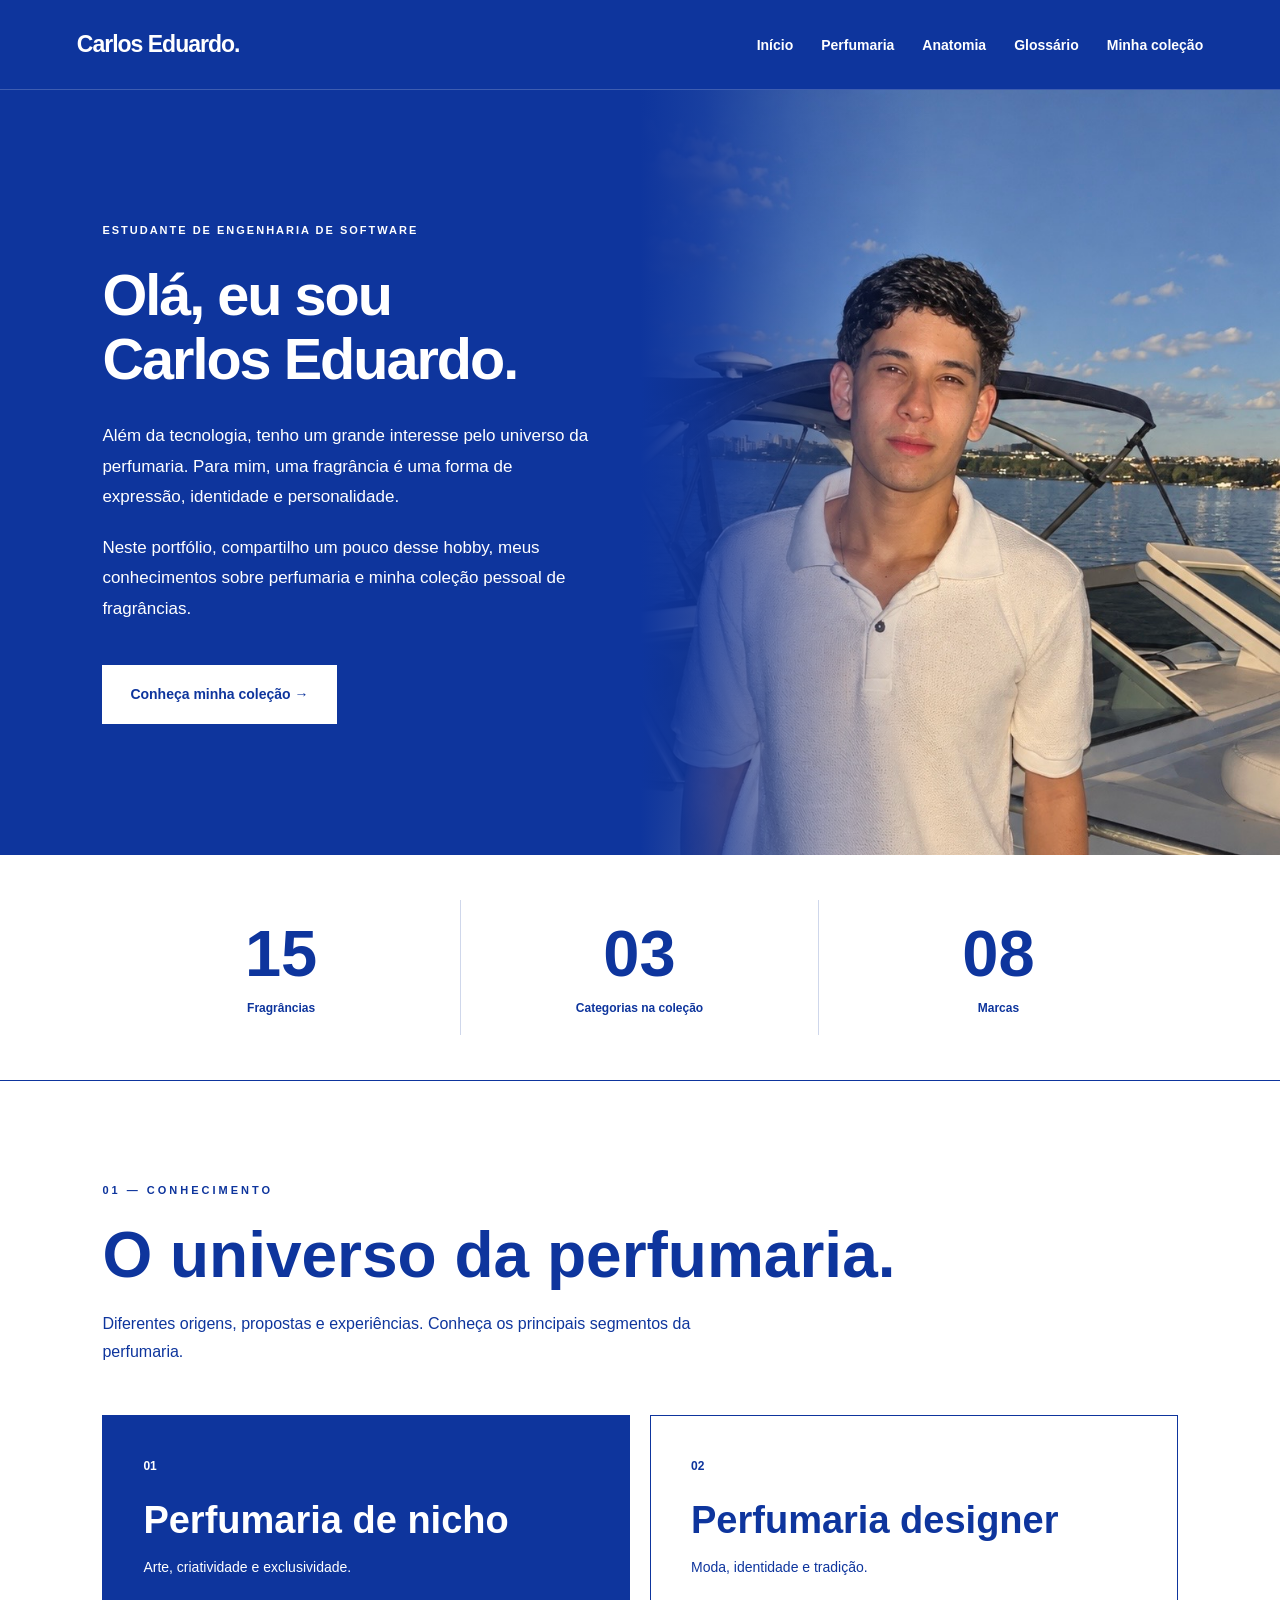
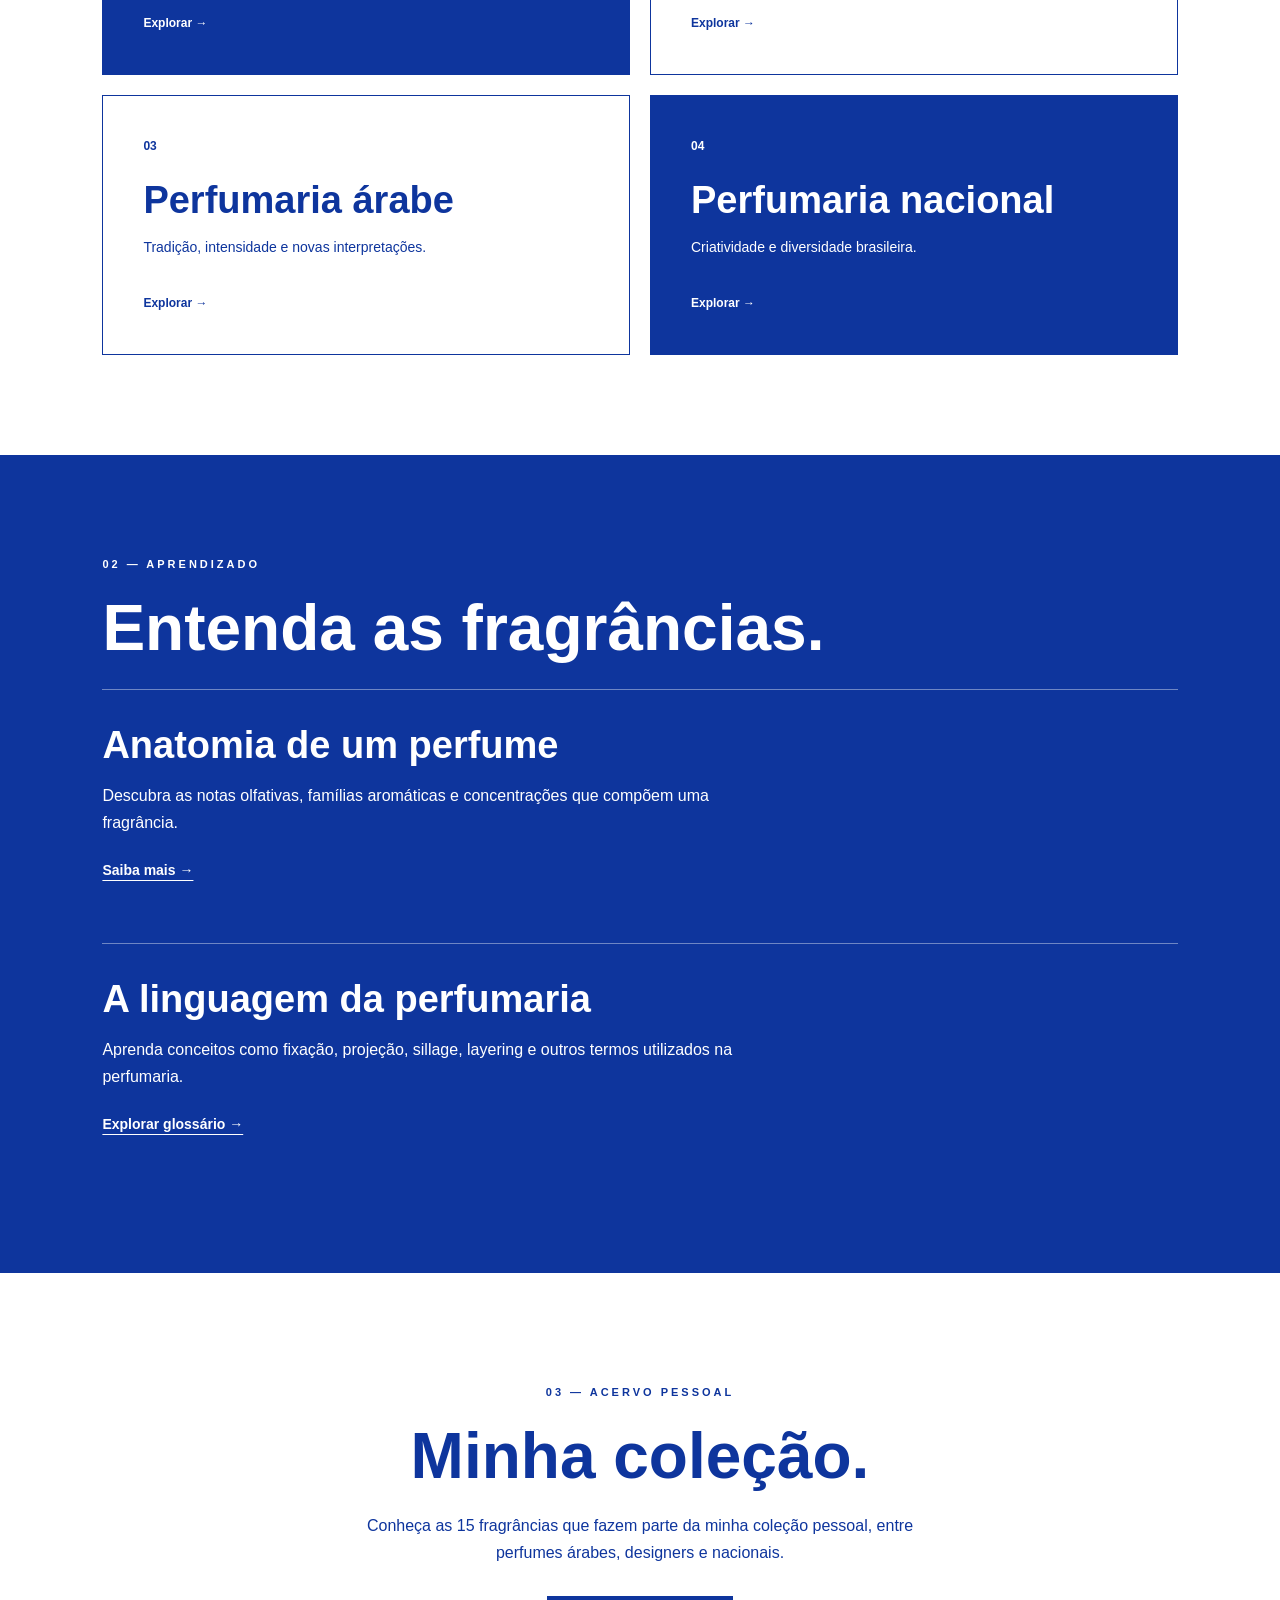
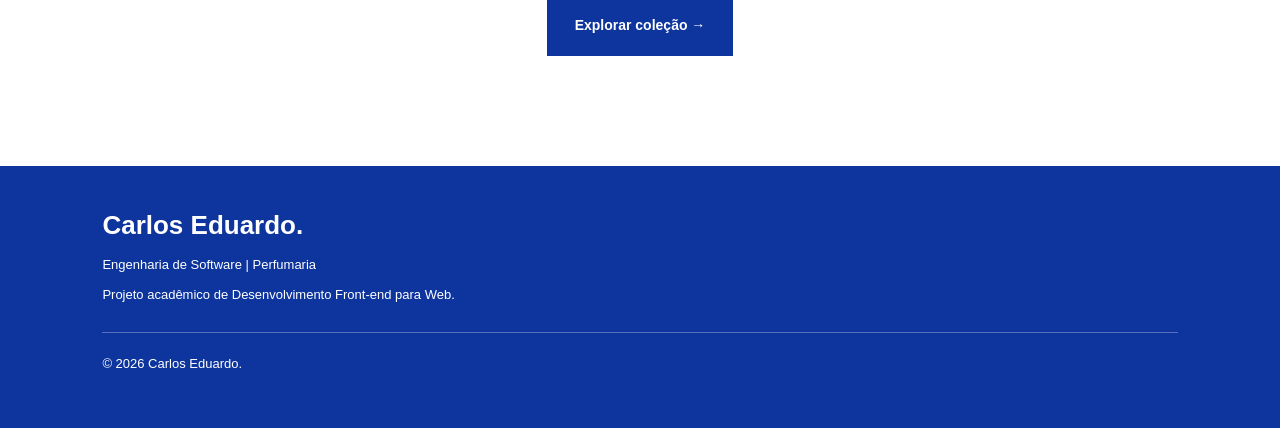
<file: index.html>
<!DOCTYPE html>
<html lang="pt-BR">
<head>
    <meta charset="UTF-8">
    <meta name="viewport" content="width=device-width, initial-scale=1.0">

    <meta name="description" content="Portfólio pessoal sobre perfumaria, conhecimento olfativo e coleção de fragrâncias.">

    <title>Carlos Eduardo | Perfumaria</title>

    <link rel="stylesheet" href="css/style.css">
    <link rel="stylesheet" href="css/responsive.css">

    <script src="js/script.js" defer></script>
</head>

<body>

    <!-- Cabeçalho -->
    <header class="cabecalho">
        <nav class="navegacao">
            <a href="index.html" class="logo">
                Carlos Eduardo.
            </a>

            <button class="menu-mobile" aria-label="Abrir menu"
                aria-expanded="false" aria-controls="menu">
                ☰
            </button>

            <ul class="menu" id="menu">
                <li><a href="index.html">Início</a></li>
                <li><a href="#universo">Perfumaria</a></li>
                <li><a href="pages/anatomia.html">Anatomia</a></li>
                <li><a href="pages/glossario.html">Glossário</a></li>
                <li><a href="pages/colecao.html">Minha coleção</a></li>
            </ul>
        </nav>
    </header>

    <main>

        <!-- Apresentação pessoal -->
        <section class="apresentacao" id="inicio">

            <div class="apresentacao-texto">

                <span class="subtitulo">
                    ESTUDANTE DE ENGENHARIA DE SOFTWARE
                </span>

                <h1>Olá, eu sou<br>Carlos Eduardo.</h1>

                <p>
                    Além da tecnologia, tenho um grande interesse
                    pelo universo da perfumaria. Para mim, uma
                    fragrância é uma forma de expressão,
                    identidade e personalidade.
                </p>

                <p>
                    Neste portfólio, compartilho um pouco desse
                    hobby, meus conhecimentos sobre perfumaria
                    e minha coleção pessoal de fragrâncias.
                </p>

                <a href="pages/colecao.html" class="botao">
                    Conheça minha coleção →
                </a>

            </div>

            <div class="apresentacao-imagem">
                <img src="images/perfil/perfil.jpeg"
                     alt="Fotografia de Carlos Eduardo">
            </div>

        </section>

        <!-- Estatísticas da coleção -->
        <section class="estatisticas"
                 aria-label="Informações da coleção">

            <div class="estatistica">
                <strong>15</strong>
                <span>Fragrâncias</span>
            </div>

            <div class="estatistica">
                <strong>03</strong>
                <span>Categorias na coleção</span>
            </div>

            <div class="estatistica">
                <strong>08</strong>
                <span>Marcas</span>
            </div>

        </section>

        <!-- Universo da perfumaria -->
        <section class="universo" id="universo">

            <div class="titulo-secao">
                <span>01 — CONHECIMENTO</span>
                <h2>O universo da perfumaria.</h2>

                <p>
                    Diferentes origens, propostas e experiências.
                    Conheça os principais segmentos da perfumaria.
                </p>
            </div>

            <div class="categorias">

                <a href="pages/nicho.html" class="categoria">
                    <span>01</span>
                    <h3>Perfumaria de nicho</h3>
                    <p>Arte, criatividade e exclusividade.</p>
                    <span>Explorar →</span>
                </a>

                <a href="pages/designers.html" class="categoria">
                    <span>02</span>
                    <h3>Perfumaria designer</h3>
                    <p>Moda, identidade e tradição.</p>
                    <span>Explorar →</span>
                </a>

                <a href="pages/arabes.html" class="categoria">
                    <span>03</span>
                    <h3>Perfumaria árabe</h3>
                    <p>Tradição, intensidade e novas interpretações.</p>
                    <span>Explorar →</span>
                </a>

                <a href="pages/nacionais.html" class="categoria">
                    <span>04</span>
                    <h3>Perfumaria nacional</h3>
                    <p>Criatividade e diversidade brasileira.</p>
                    <span>Explorar →</span>
                </a>

            </div>

        </section>

        <!-- Conteúdo educativo -->
        <section class="conhecimento">

            <span>02 — APRENDIZADO</span>

            <h2>Entenda as fragrâncias.</h2>

            <article>
                <h3>Anatomia de um perfume</h3>

                <p>
                    Descubra as notas olfativas, famílias
                    aromáticas e concentrações que compõem
                    uma fragrância.
                </p>

                <a href="pages/anatomia.html">
                    Saiba mais →
                </a>
            </article>

            <article>
                <h3>A linguagem da perfumaria</h3>

                <p>
                    Aprenda conceitos como fixação, projeção,
                    sillage, layering e outros termos
                    utilizados na perfumaria.
                </p>

                <a href="pages/glossario.html">
                    Explorar glossário →
                </a>
            </article>

        </section>

        <!-- Chamada para a coleção -->
        <section class="colecao-destaque">

            <span>03 — ACERVO PESSOAL</span>

            <h2>Minha coleção.</h2>

            <p>
                Conheça as 15 fragrâncias que fazem parte
                da minha coleção pessoal, entre perfumes
                árabes, designers e nacionais.
            </p>

            <a href="pages/colecao.html" class="botao">
                Explorar coleção →
            </a>

        </section>

    </main>

    <!-- Rodapé -->
    <footer class="rodape">

        <h3>Carlos Eduardo.</h3>

        <p>Engenharia de Software | Perfumaria</p>

        <p>
            Projeto acadêmico de Desenvolvimento Front-end para Web.
        </p>

        <p>&copy; 2026 Carlos Eduardo.</p>

    </footer>

</body>
</html>
</file>
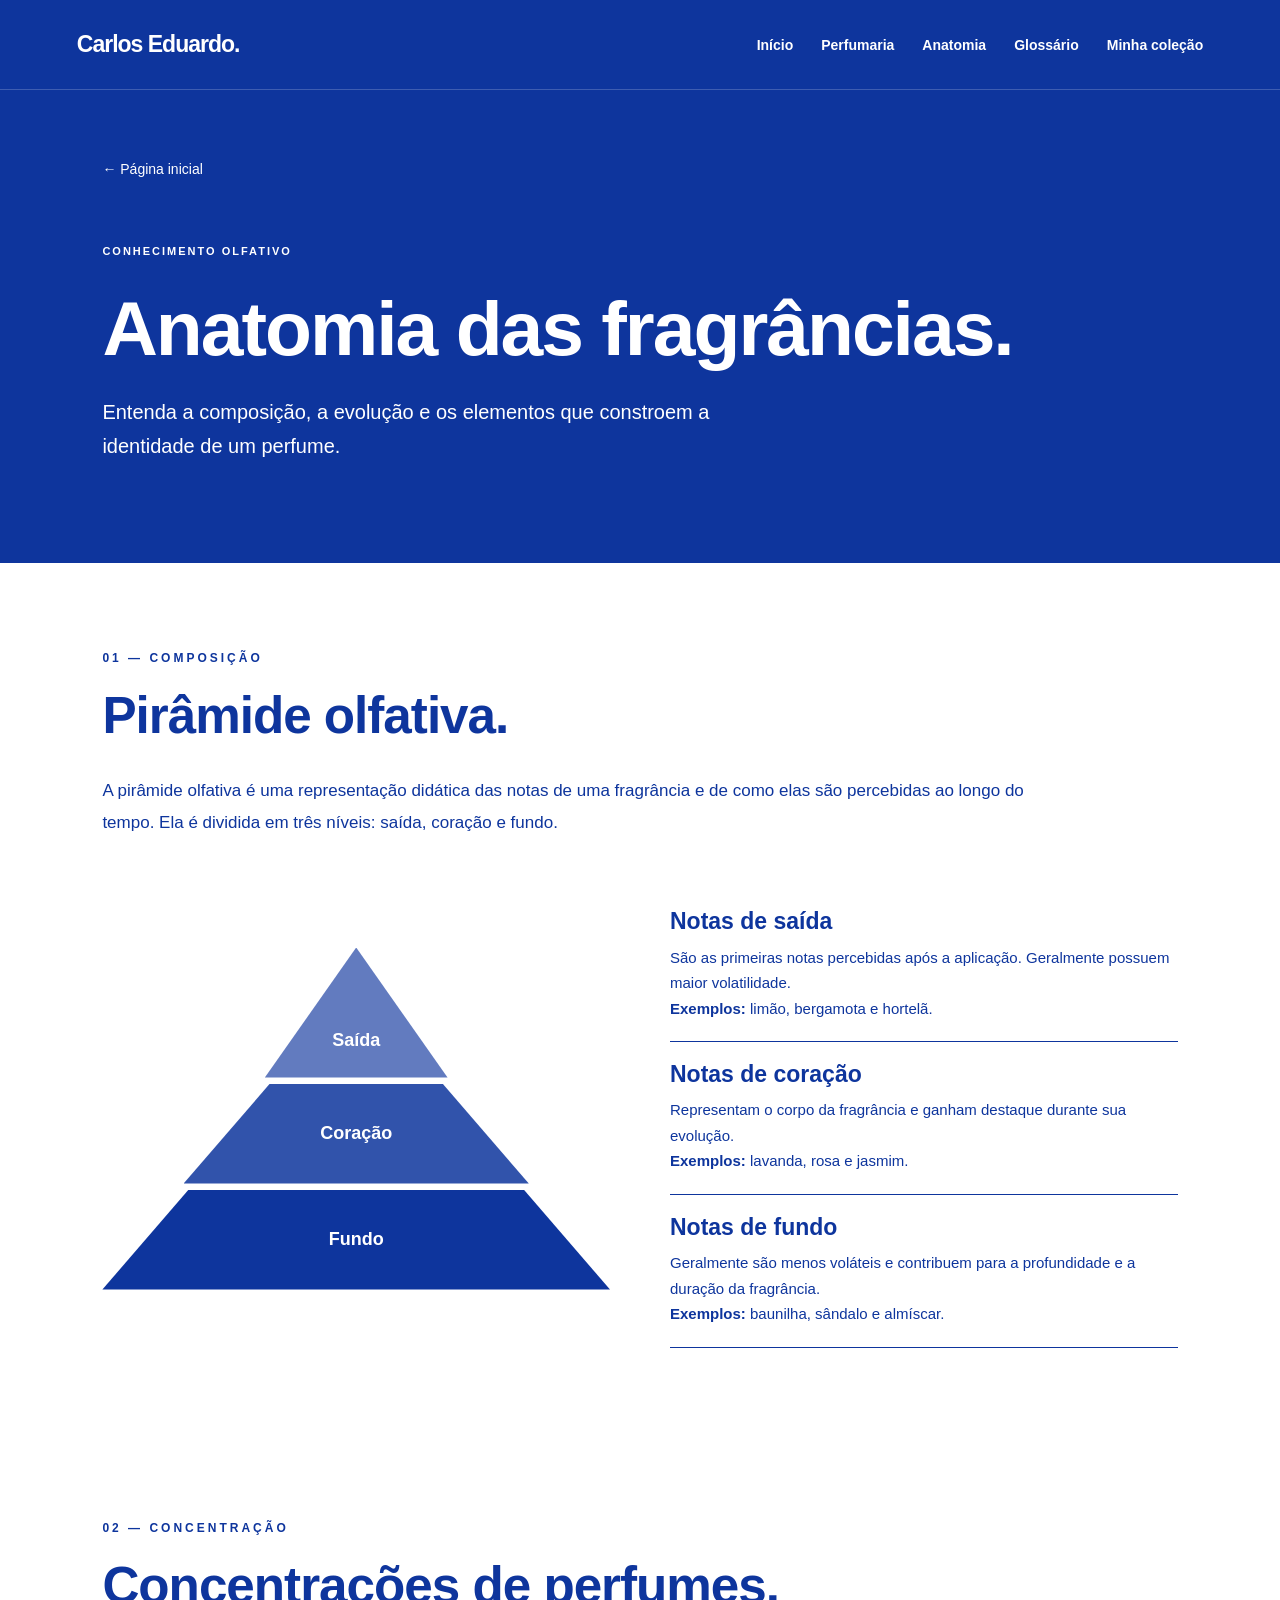
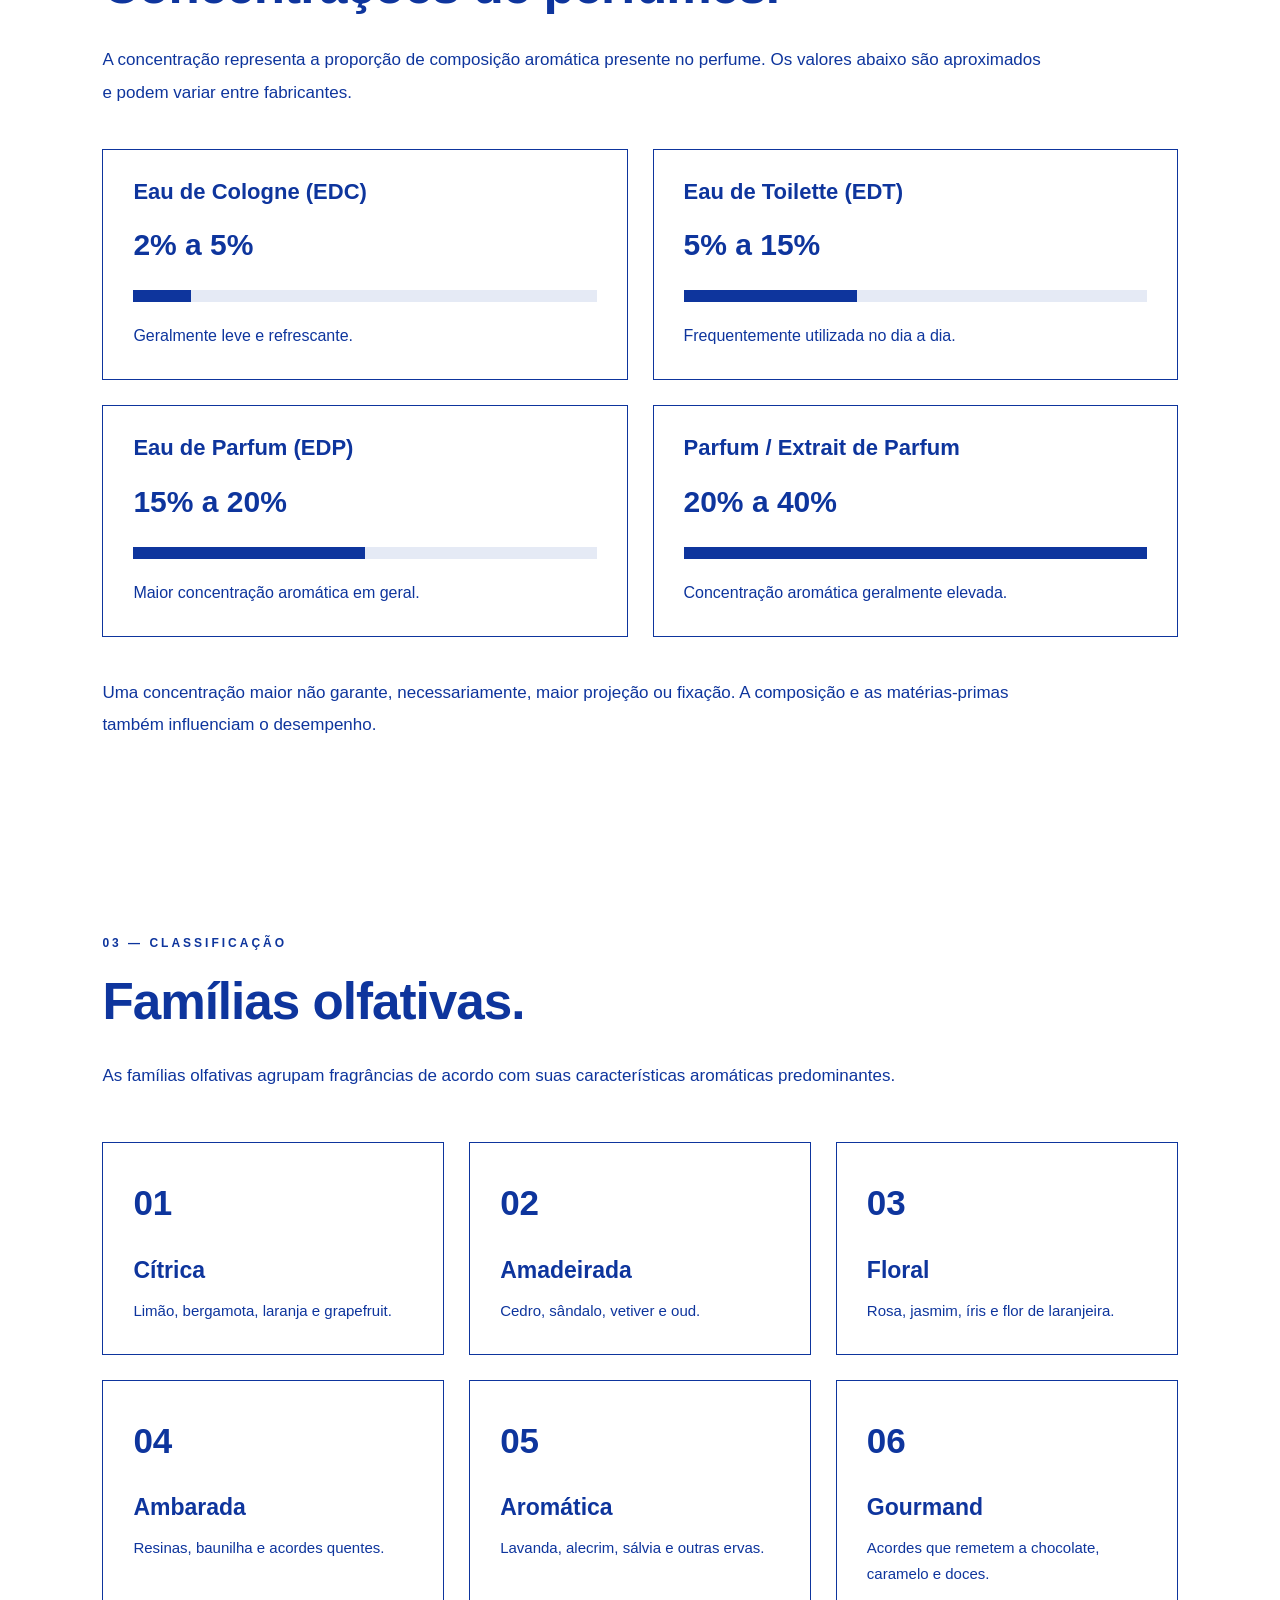
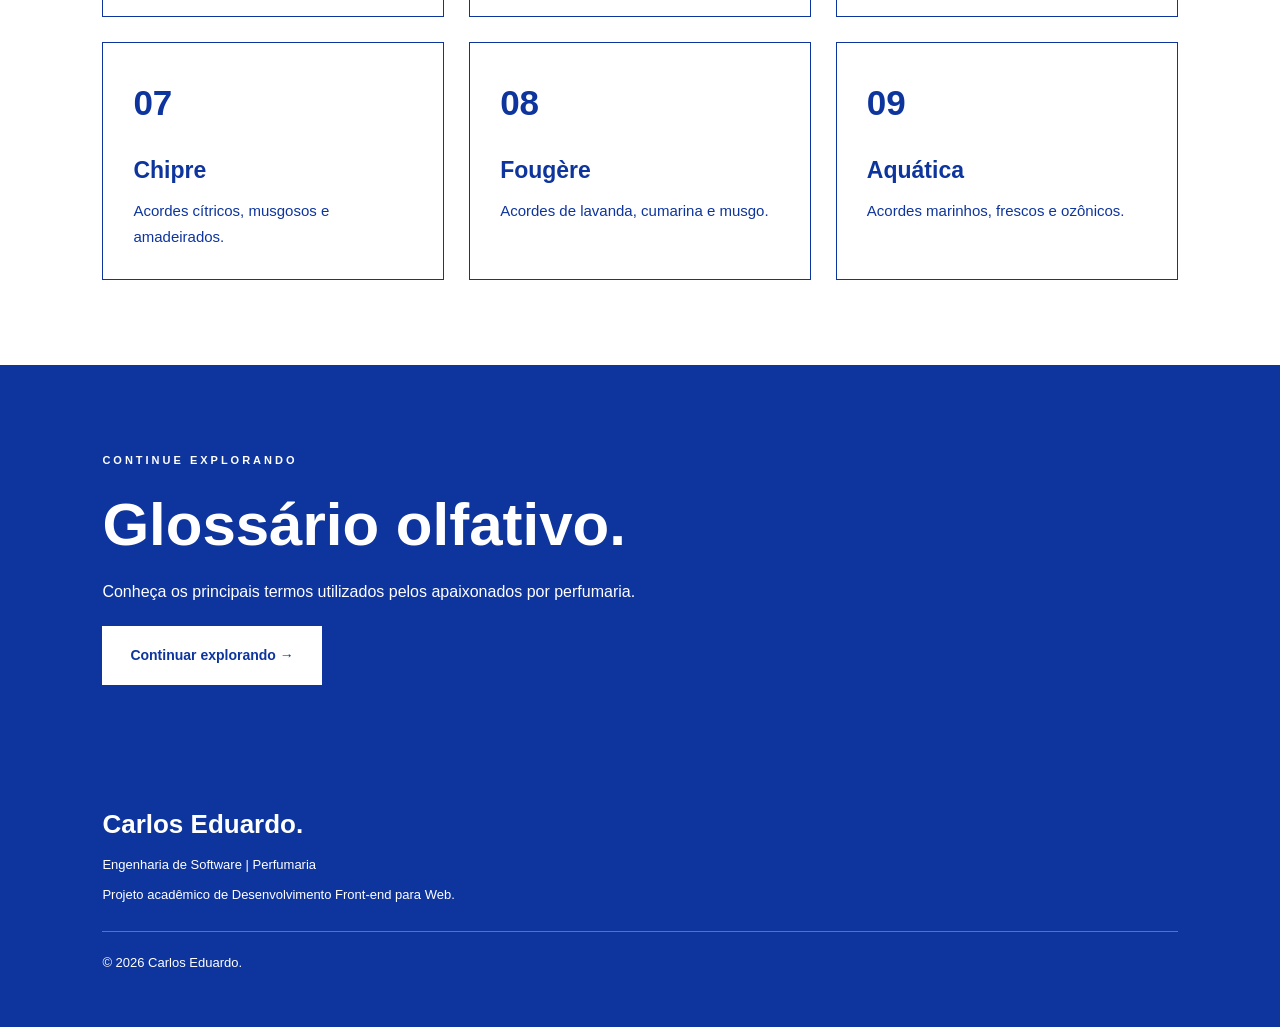
<file: pages/anatomia.html>
<!DOCTYPE html>
<html lang="pt-BR">
<head>
    <meta charset="UTF-8">
    <meta name="viewport" content="width=device-width, initial-scale=1.0">
    <title>Anatomia das Fragrâncias | Carlos Eduardo</title>

    <link rel="stylesheet" href="../css/style.css">
    <link rel="stylesheet" href="../css/responsive.css">
    <script src="../js/script.js" defer></script>
</head>

<body>

    <header class="cabecalho">
        <nav class="navegacao">
            <a href="../index.html" class="logo">Carlos Eduardo.</a>

            <button class="menu-mobile"
                    aria-label="Abrir menu"
                    aria-expanded="false"
                    aria-controls="menu">☰</button>

            <ul class="menu" id="menu">
                <li><a href="../index.html">Início</a></li>
                <li><a href="../index.html#universo">Perfumaria</a></li>
                <li><a href="anatomia.html">Anatomia</a></li>
                <li><a href="glossario.html">Glossário</a></li>
                <li><a href="colecao.html">Minha coleção</a></li>
            </ul>
        </nav>
    </header>

    <main>

        <section class="categoria-hero">
            <a href="../index.html" class="voltar">← Página inicial</a>
            <span class="subtitulo">CONHECIMENTO OLFATIVO</span>
            <h1>Anatomia das fragrâncias.</h1>
            <p>
                Entenda a composição, a evolução e os elementos
                que constroem a identidade de um perfume.
            </p>
        </section>

        <section class="conteudo-educativo">

            <span class="etiqueta">01 — COMPOSIÇÃO</span>

            <h2>Pirâmide olfativa.</h2>

            <p>
                A pirâmide olfativa é uma representação
                didática das notas de uma fragrância e
                de como elas são percebidas ao longo do tempo.
                Ela é dividida em três níveis: saída,
                coração e fundo.
            </p>

            <div class="piramide-container">

                <div class="piramide">
                    <div class="nivel saida">Saída</div>
                    <div class="nivel coracao">Coração</div>
                    <div class="nivel fundo">Fundo</div>
                </div>

                <div class="notas-descricao">

                    <article>
                        <h3>Notas de saída</h3>
                        <p>
                            São as primeiras notas percebidas
                            após a aplicação. Geralmente possuem
                            maior volatilidade.
                        </p>
                        <p><strong>Exemplos:</strong> limão, bergamota e hortelã.</p>
                    </article>

                    <article>
                        <h3>Notas de coração</h3>
                        <p>
                            Representam o corpo da fragrância
                            e ganham destaque durante sua evolução.
                        </p>
                        <p><strong>Exemplos:</strong> lavanda, rosa e jasmim.</p>
                    </article>

                    <article>
                        <h3>Notas de fundo</h3>
                        <p>
                            Geralmente são menos voláteis
                            e contribuem para a profundidade
                            e a duração da fragrância.
                        </p>
                        <p><strong>Exemplos:</strong> baunilha, sândalo e almíscar.</p>
                    </article>

                </div>
            </div>

        </section>

        <section class="conteudo-educativo">

            <span class="etiqueta">02 — CONCENTRAÇÃO</span>

            <h2>Concentrações de perfumes.</h2>

            <p>
                A concentração representa a proporção
                de composição aromática presente no perfume.
                Os valores abaixo são aproximados e podem
                variar entre fabricantes.
            </p>

            <div class="concentracoes">

                <article>
                    <h3>Eau de Cologne (EDC)</h3>
                    <strong>2% a 5%</strong>
                    <div class="barra">
                        <div style="width: 12.5%"></div>
                    </div>
                    <p>Geralmente leve e refrescante.</p>
                </article>

                <article>
                    <h3>Eau de Toilette (EDT)</h3>
                    <strong>5% a 15%</strong>
                    <div class="barra">
                        <div style="width: 37.5%"></div>
                    </div>
                    <p>Frequentemente utilizada no dia a dia.</p>
                </article>

                <article>
                    <h3>Eau de Parfum (EDP)</h3>
                    <strong>15% a 20%</strong>
                    <div class="barra">
                        <div style="width: 50%"></div>
                    </div>
                    <p>Maior concentração aromática em geral.</p>
                </article>

                <article>
                    <h3>Parfum / Extrait de Parfum</h3>
                    <strong>20% a 40%</strong>
                    <div class="barra">
                        <div style="width: 100%"></div>
                    </div>
                    <p>Concentração aromática geralmente elevada.</p>
                </article>

            </div>

            <p>
                Uma concentração maior não garante,
                necessariamente, maior projeção ou fixação.
                A composição e as matérias-primas também
                influenciam o desempenho.
            </p>

        </section>

        <section class="conteudo-educativo">

            <span class="etiqueta">03 — CLASSIFICAÇÃO</span>

            <h2>Famílias olfativas.</h2>

            <p>
                As famílias olfativas agrupam fragrâncias
                de acordo com suas características aromáticas
                predominantes.
            </p>

            <div class="caracteristicas">

                <article>
                    <span>01</span>
                    <h3>Cítrica</h3>
                    <p>Limão, bergamota, laranja e grapefruit.</p>
                </article>

                <article>
                    <span>02</span>
                    <h3>Amadeirada</h3>
                    <p>Cedro, sândalo, vetiver e oud.</p>
                </article>

                <article>
                    <span>03</span>
                    <h3>Floral</h3>
                    <p>Rosa, jasmim, íris e flor de laranjeira.</p>
                </article>

                <article>
                    <span>04</span>
                    <h3>Ambarada</h3>
                    <p>Resinas, baunilha e acordes quentes.</p>
                </article>

                <article>
                    <span>05</span>
                    <h3>Aromática</h3>
                    <p>Lavanda, alecrim, sálvia e outras ervas.</p>
                </article>

                <article>
                    <span>06</span>
                    <h3>Gourmand</h3>
                    <p>Acordes que remetem a chocolate, caramelo e doces.</p>
                </article>

                <article>
                    <span>07</span>
                    <h3>Chipre</h3>
                    <p>Acordes cítricos, musgosos e amadeirados.</p>
                </article>

                <article>
                    <span>08</span>
                    <h3>Fougère</h3>
                    <p>Acordes de lavanda, cumarina e musgo.</p>
                </article>

                <article>
                    <span>09</span>
                    <h3>Aquática</h3>
                    <p>Acordes marinhos, frescos e ozônicos.</p>
                </article>

            </div>

        </section>

        <section class="proxima-categoria">
            <span>CONTINUE EXPLORANDO</span>
            <h2>Glossário olfativo.</h2>
            <p>
                Conheça os principais termos utilizados
                pelos apaixonados por perfumaria.
            </p>
            <a href="glossario.html" class="botao">
                Continuar explorando →
            </a>
        </section>

    </main>

    <footer class="rodape">
        <h3>Carlos Eduardo.</h3>
        <p>Engenharia de Software | Perfumaria</p>
        <p>Projeto acadêmico de Desenvolvimento Front-end para Web.</p>
        <p>&copy; 2026 Carlos Eduardo.</p>
    </footer>

</body>
</html>
</file>
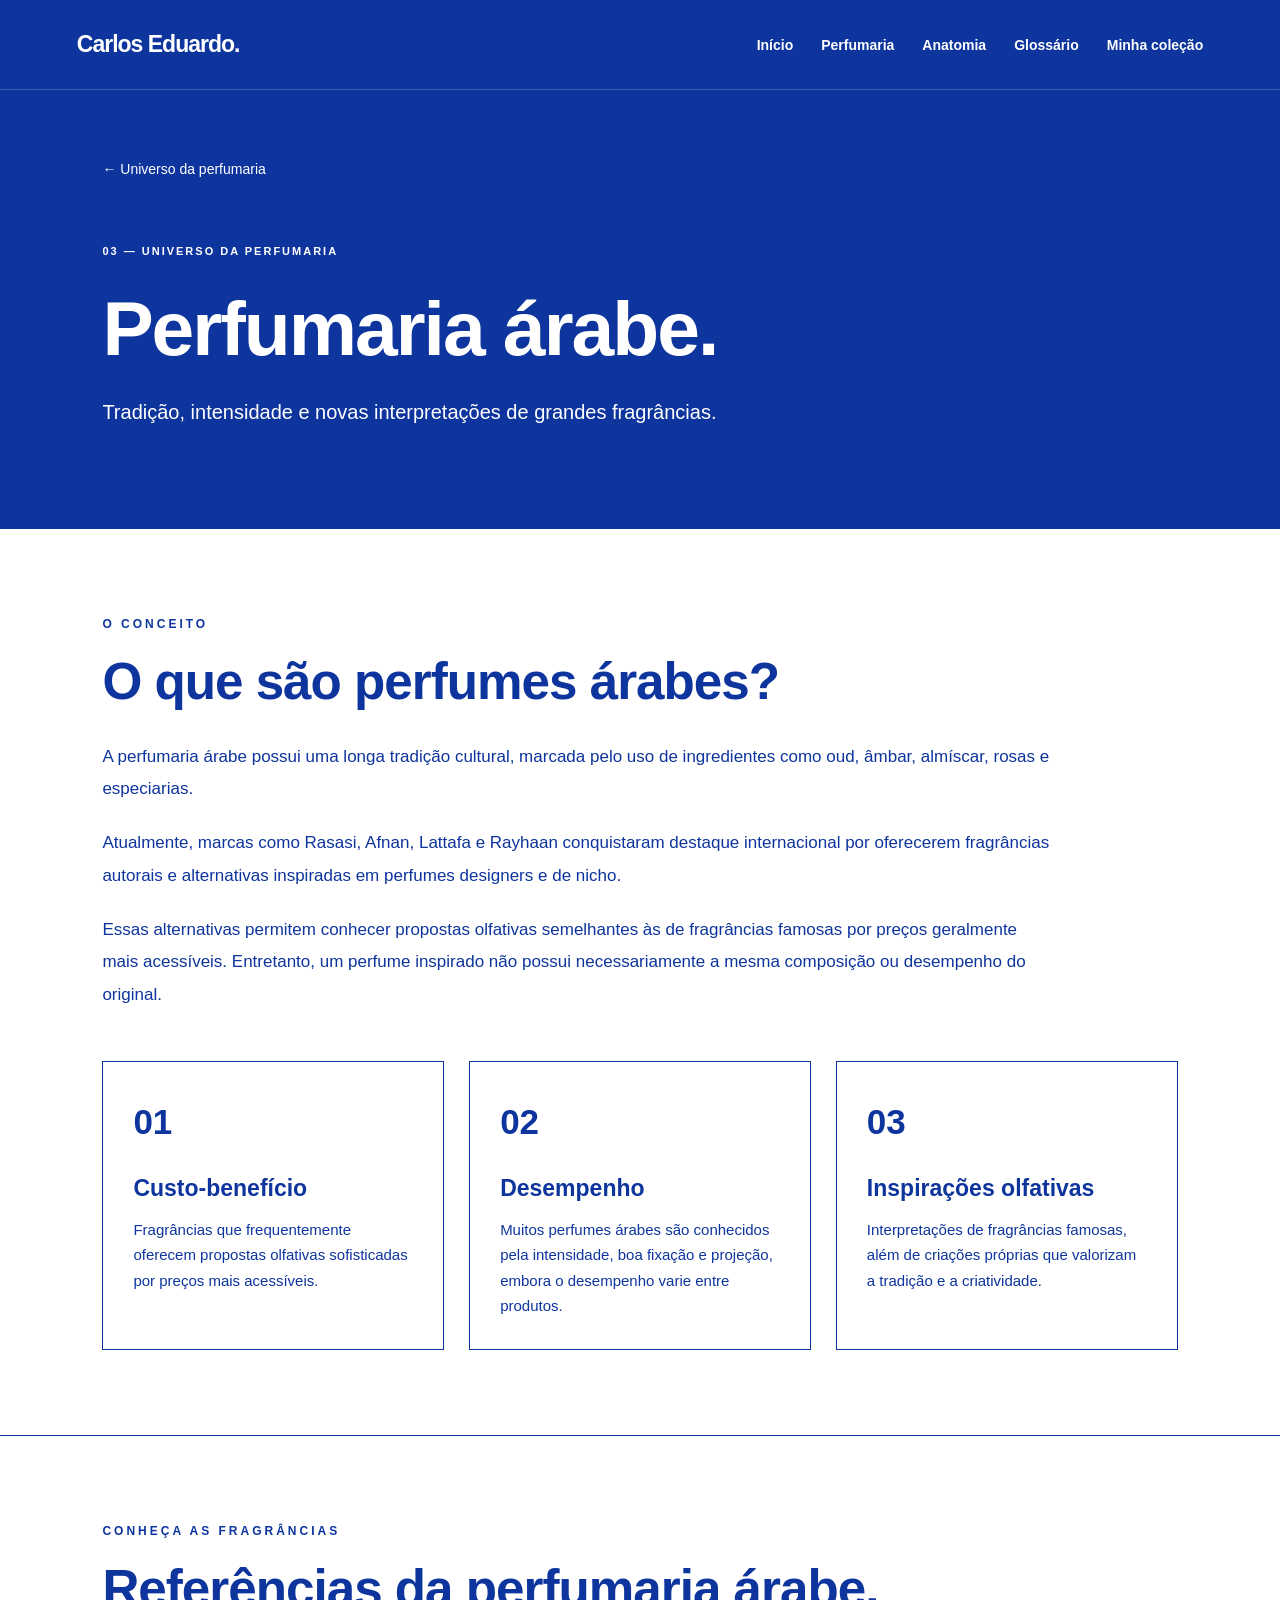
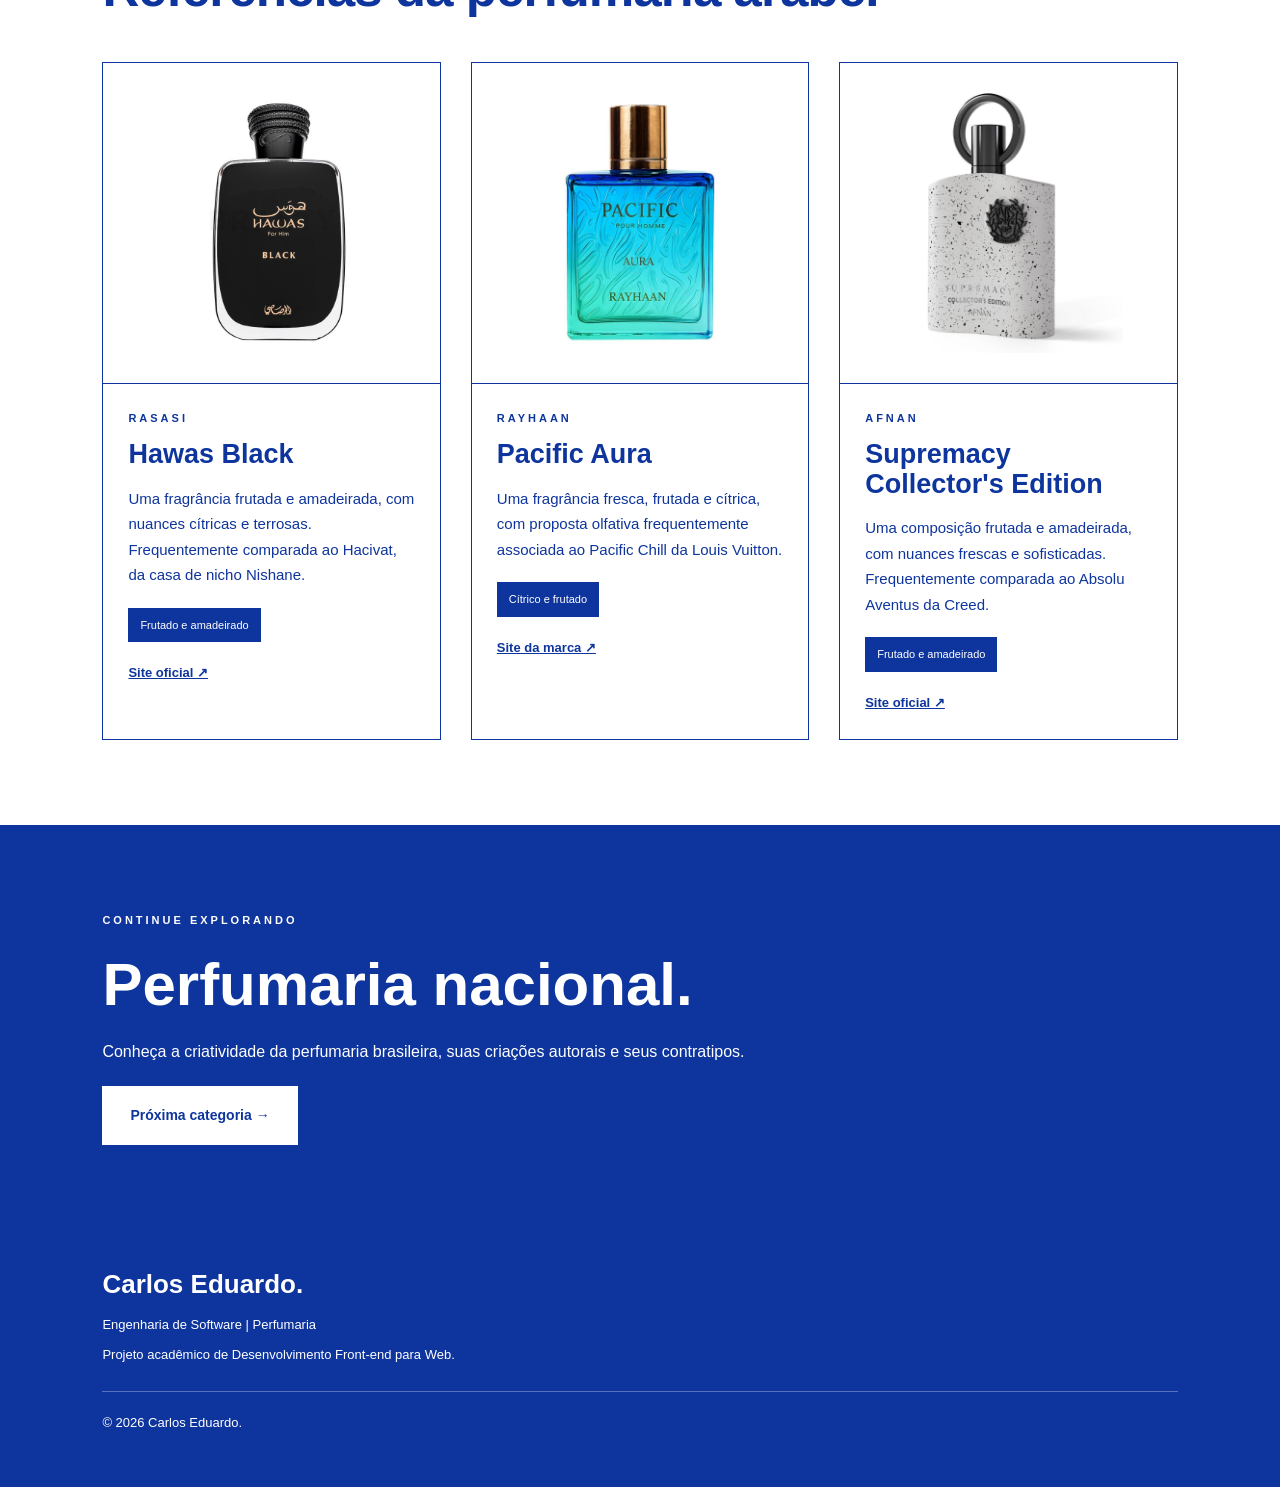
<file: pages/arabes.html>
<!DOCTYPE html>
<html lang="pt-BR">

<head>
    <meta charset="UTF-8">
    <meta name="viewport" content="width=device-width, initial-scale=1.0">

    <title>Perfumaria Árabe | Carlos Eduardo</title>

    <link rel="stylesheet" href="../css/style.css">
    <link rel="stylesheet" href="../css/responsive.css">

    <script src="../js/script.js" defer></script>
</head>

<body>

    <header class="cabecalho">
        <nav class="navegacao">

            <a href="../index.html" class="logo">
                Carlos Eduardo.
            </a>

            <button class="menu-mobile"
                    aria-label="Abrir menu"
                    aria-expanded="false"
                    aria-controls="menu">
                ☰
            </button>

            <ul class="menu" id="menu">
                <li><a href="../index.html">Início</a></li>
                <li><a href="../index.html#universo">Perfumaria</a></li>
                <li><a href="anatomia.html">Anatomia</a></li>
                <li><a href="glossario.html">Glossário</a></li>
                <li><a href="colecao.html">Minha coleção</a></li>
            </ul>

        </nav>
    </header>

    <main>

        <section class="categoria-hero">

            <a href="../index.html#universo" class="voltar">
                ← Universo da perfumaria
            </a>

            <span class="subtitulo">
                03 — UNIVERSO DA PERFUMARIA
            </span>

            <h1>Perfumaria árabe.</h1>

            <p>
                Tradição, intensidade e novas interpretações
                de grandes fragrâncias.
            </p>

        </section>

        <section class="conteudo-educativo">

            <span class="etiqueta">O CONCEITO</span>

            <h2>O que são perfumes árabes?</h2>

            <p>
                A perfumaria árabe possui uma longa tradição
                cultural, marcada pelo uso de ingredientes
                como oud, âmbar, almíscar, rosas e especiarias.
            </p>

            <p>
                Atualmente, marcas como Rasasi, Afnan,
                Lattafa e Rayhaan conquistaram destaque
                internacional por oferecerem fragrâncias
                autorais e alternativas inspiradas em
                perfumes designers e de nicho.
            </p>

            <p>
                Essas alternativas permitem conhecer
                propostas olfativas semelhantes às de
                fragrâncias famosas por preços geralmente
                mais acessíveis. Entretanto, um perfume
                inspirado não possui necessariamente a mesma
                composição ou desempenho do original.
            </p>

            <div class="caracteristicas">

                <article>
                    <span>01</span>
                    <h3>Custo-benefício</h3>
                    <p>
                        Fragrâncias que frequentemente oferecem
                        propostas olfativas sofisticadas por
                        preços mais acessíveis.
                    </p>
                </article>

                <article>
                    <span>02</span>
                    <h3>Desempenho</h3>
                    <p>
                        Muitos perfumes árabes são conhecidos
                        pela intensidade, boa fixação e projeção,
                        embora o desempenho varie entre produtos.
                    </p>
                </article>

                <article>
                    <span>03</span>
                    <h3>Inspirações olfativas</h3>
                    <p>
                        Interpretações de fragrâncias famosas,
                        além de criações próprias que valorizam
                        a tradição e a criatividade.
                    </p>
                </article>

            </div>

        </section>

        <section class="exemplos-perfumes">

            <span class="etiqueta">
                CONHEÇA AS FRAGRÂNCIAS
            </span>

            <h2>Referências da perfumaria árabe.</h2>

            <div class="perfumes-grid">

                <article class="perfume-card">

                    <div class="perfume-imagem">
                        <img src="../images/arabes/hawas-black.jpeg"
                             alt="Frasco do Hawas Black da Rasasi"
                             loading="lazy">
                    </div>

                    <div class="perfume-info">

                        <span class="perfume-marca">RASASI</span>

                        <h3>Hawas Black</h3>

                        <p>
                            Uma fragrância frutada e amadeirada,
                            com nuances cítricas e terrosas.
                            Frequentemente comparada ao Hacivat,
                            da casa de nicho Nishane.
                        </p>

                        <span class="perfil-olfativo">
                            Frutado e amadeirado
                        </span>

                        <a href="https://rasasi.com/"
                           target="_blank"
                           rel="noopener noreferrer">
                            Site oficial ↗
                        </a>

                    </div>

                </article>

                <article class="perfume-card">

                    <div class="perfume-imagem">
                        <img src="../images/arabes/pacific-aura.jpeg"
                             alt="Frasco do Pacific Aura da Rayhaan"
                             loading="lazy">
                    </div>

                    <div class="perfume-info">

                        <span class="perfume-marca">RAYHAAN</span>

                        <h3>Pacific Aura</h3>

                        <p>
                            Uma fragrância fresca, frutada
                            e cítrica, com proposta olfativa
                            frequentemente associada ao
                            Pacific Chill da Louis Vuitton.
                        </p>

                        <span class="perfil-olfativo">
                            Cítrico e frutado
                        </span>

                        <a href="https://rayhaan.com/"
                           target="_blank"
                           rel="noopener noreferrer">
                            Site da marca ↗
                        </a>

                    </div>

                </article>

                <article class="perfume-card">

                    <div class="perfume-imagem">
                        <img src="../images/arabes/supremacy-collectors.jpeg"
                             alt="Frasco do Supremacy Collector's Edition da Afnan"
                             loading="lazy">
                    </div>

                    <div class="perfume-info">

                        <span class="perfume-marca">AFNAN</span>

                        <h3>Supremacy Collector's Edition</h3>

                        <p>
                            Uma composição frutada e amadeirada,
                            com nuances frescas e sofisticadas.
                            Frequentemente comparada ao
                            Absolu Aventus da Creed.
                        </p>

                        <span class="perfil-olfativo">
                            Frutado e amadeirado
                        </span>

                        <a href="https://afnan.com/"
                           target="_blank"
                           rel="noopener noreferrer">
                            Site oficial ↗
                        </a>

                    </div>

                </article>

            </div>

        </section>

        <section class="proxima-categoria">

            <span>CONTINUE EXPLORANDO</span>

            <h2>Perfumaria nacional.</h2>

            <p>
                Conheça a criatividade da perfumaria brasileira,
                suas criações autorais e seus contratipos.
            </p>

            <a href="nacionais.html" class="botao">
                Próxima categoria →
            </a>

        </section>

    </main>

    <footer class="rodape">

        <h3>Carlos Eduardo.</h3>

        <p>Engenharia de Software | Perfumaria</p>

        <p>
            Projeto acadêmico de Desenvolvimento
            Front-end para Web.
        </p>

        <p>&copy; 2026 Carlos Eduardo.</p>

    </footer>

</body>
</html>
</file>
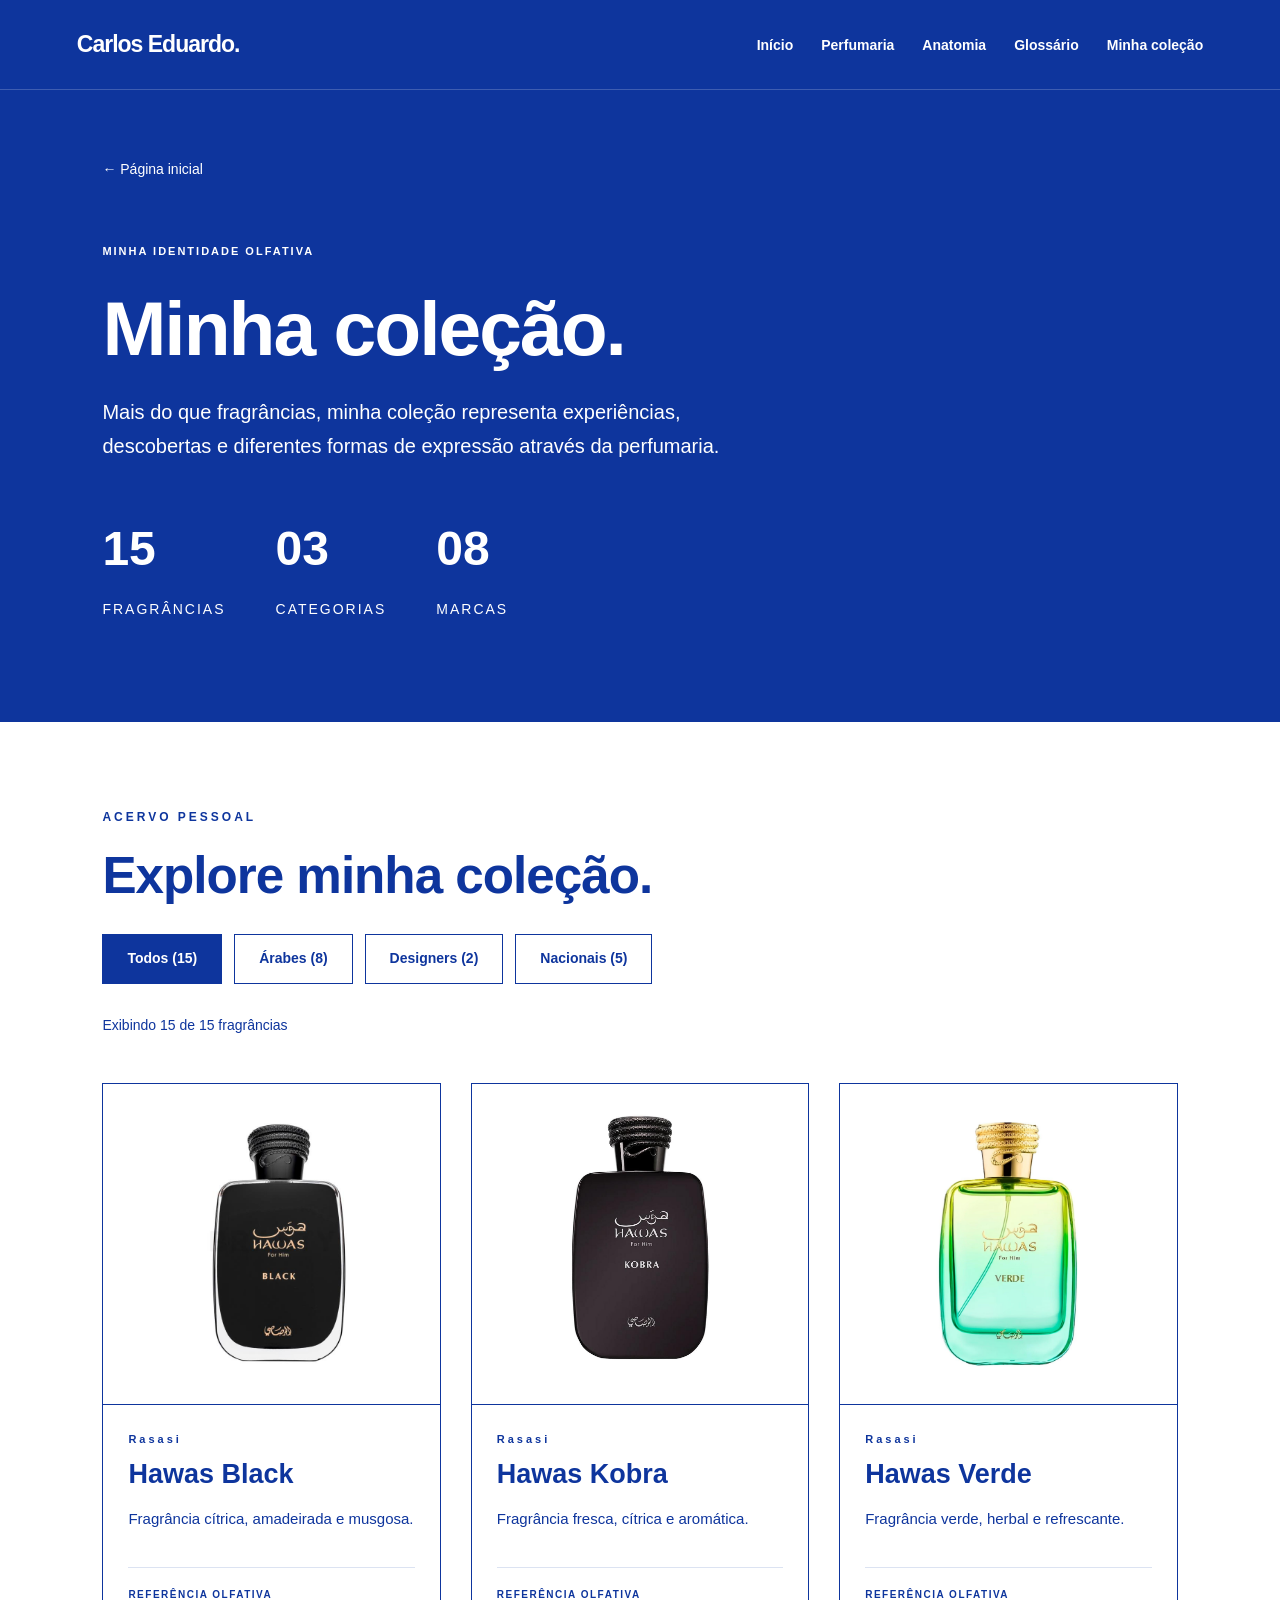
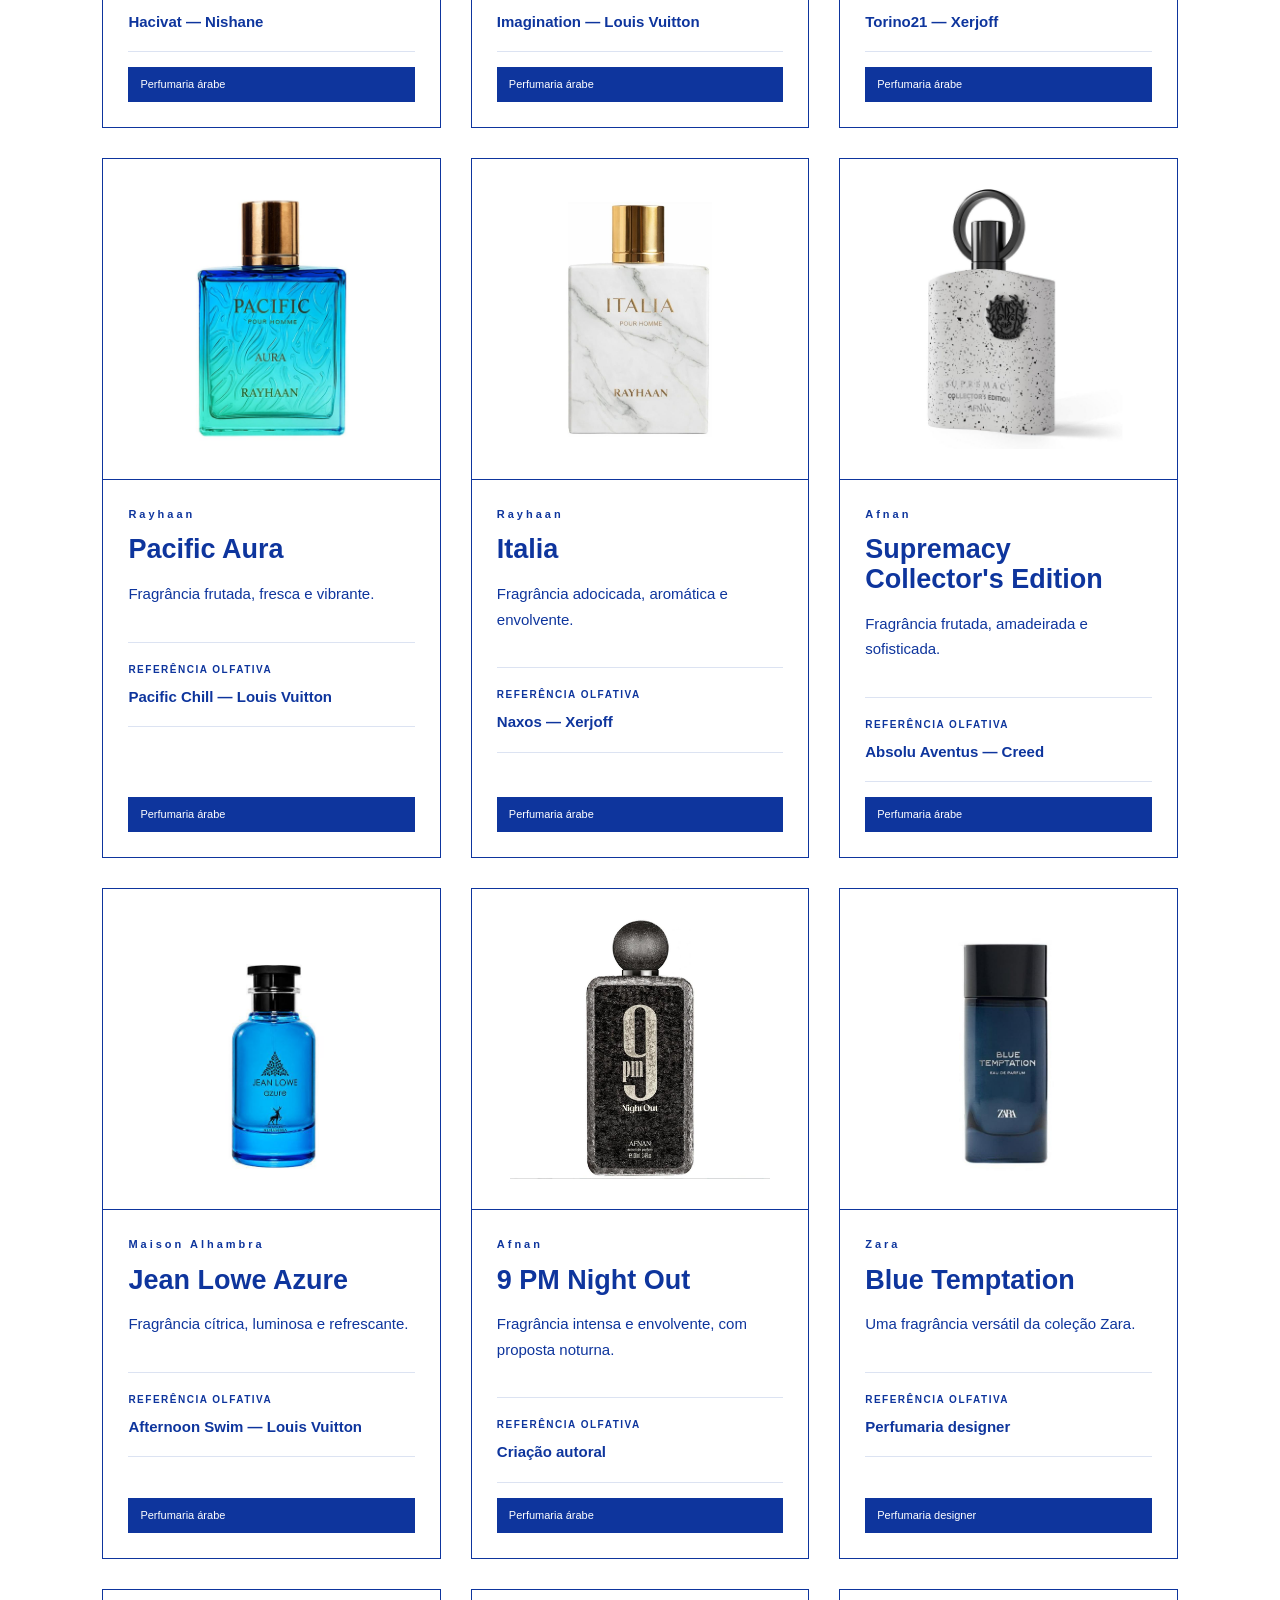
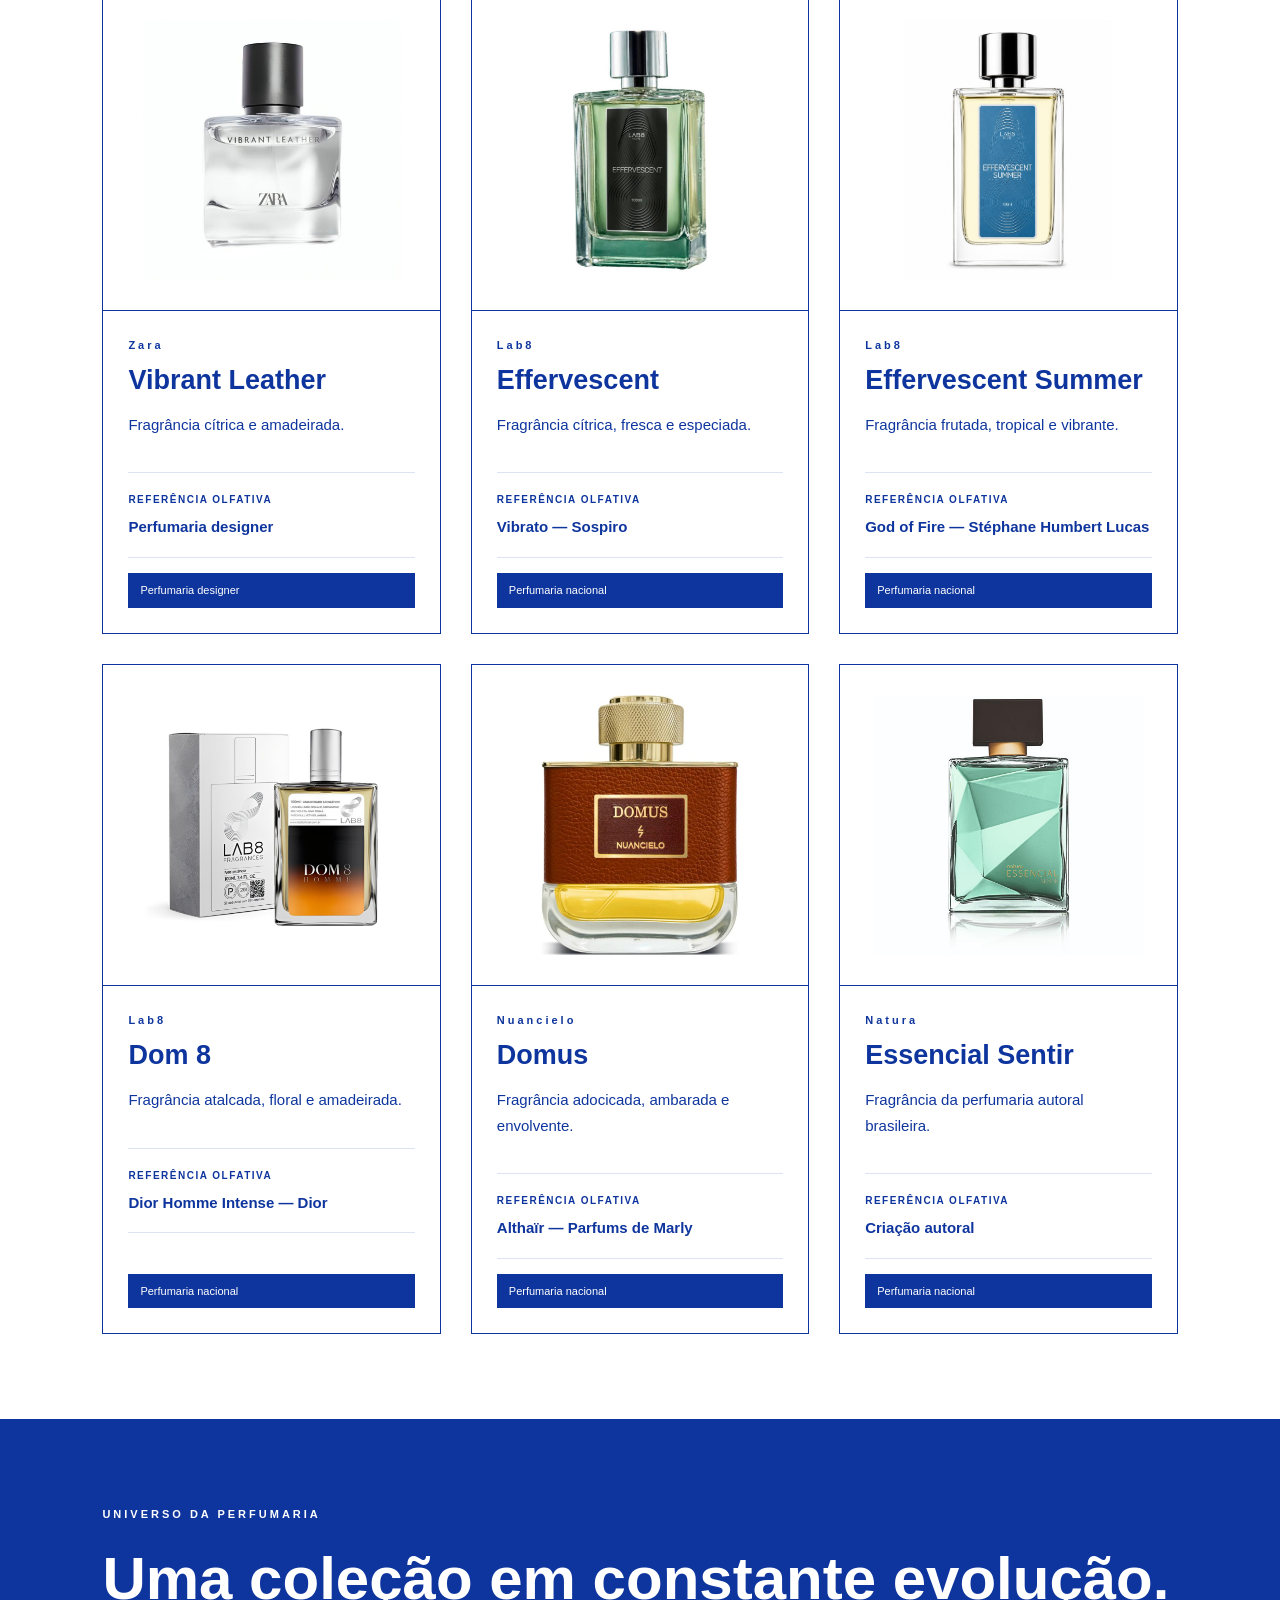
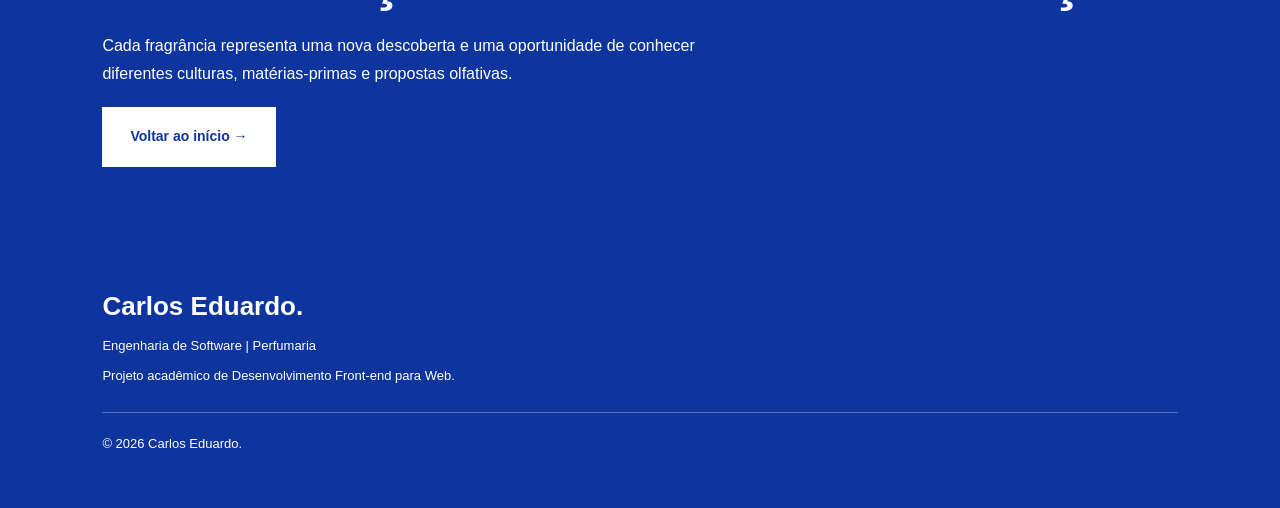
<file: pages/colecao.html>
<!DOCTYPE html>
<html lang="pt-BR">
<head>
    <meta charset="UTF-8">
    <meta name="viewport" content="width=device-width, initial-scale=1.0">
    <title>Minha Coleção | Carlos Eduardo</title>

    <link rel="stylesheet" href="../css/style.css">
    <link rel="stylesheet" href="../css/responsive.css">

    <script src="../js/script.js" defer></script>
    <script src="../js/colecao.js" defer></script>
</head>

<body>

    <header class="cabecalho">
        <nav class="navegacao">

            <a href="../index.html" class="logo">Carlos Eduardo.</a>

            <button class="menu-mobile"
                    aria-label="Abrir menu"
                    aria-expanded="false"
                    aria-controls="menu">☰</button>

            <ul class="menu" id="menu">
                <li><a href="../index.html">Início</a></li>
                <li><a href="../index.html#universo">Perfumaria</a></li>
                <li><a href="anatomia.html">Anatomia</a></li>
                <li><a href="glossario.html">Glossário</a></li>
                <li><a href="colecao.html">Minha coleção</a></li>
            </ul>

        </nav>
    </header>

    <main>

        <section class="categoria-hero">

            <a href="../index.html" class="voltar">← Página inicial</a>

            <span class="subtitulo">MINHA IDENTIDADE OLFATIVA</span>

            <h1>Minha coleção.</h1>

            <p>
                Mais do que fragrâncias, minha coleção representa
                experiências, descobertas e diferentes formas
                de expressão através da perfumaria.
            </p>

            <div class="colecao-estatisticas">

                <article>
                    <strong>15</strong>
                    <span>Fragrâncias</span>
                </article>

                <article>
                    <strong>03</strong>
                    <span>Categorias</span>
                </article>

                <article>
                    <strong>08</strong>
                    <span>Marcas</span>
                </article>

            </div>

        </section>

        <section class="exemplos-perfumes">

            <span class="etiqueta">ACERVO PESSOAL</span>

            <h2>Explore minha coleção.</h2>

            <div class="filtros-colecao"
                 role="group"
                 aria-label="Filtrar perfumes por categoria">

                <button class="filtro ativo"
                        data-categoria="todos"
                        aria-pressed="true">
                    Todos (15)
                </button>

                <button class="filtro"
                        data-categoria="arabes"
                        aria-pressed="false">
                    Árabes (8)
                </button>

                <button class="filtro"
                        data-categoria="designers"
                        aria-pressed="false">
                    Designers (2)
                </button>

                <button class="filtro"
                        data-categoria="nacionais"
                        aria-pressed="false">
                    Nacionais (5)
                </button>

            </div>

            <p id="contador-colecao" aria-live="polite">
                Exibindo 15 fragrâncias
            </p>

            <div class="perfumes-grid" id="lista-colecao"></div>

            <noscript>
                Ative o JavaScript para visualizar a coleção.
            </noscript>

        </section>

        <section class="proxima-categoria">

            <span>UNIVERSO DA PERFUMARIA</span>

            <h2>Uma coleção em constante evolução.</h2>

            <p>
                Cada fragrância representa uma nova descoberta
                e uma oportunidade de conhecer diferentes
                culturas, matérias-primas e propostas olfativas.
            </p>

            <a href="../index.html" class="botao">
                Voltar ao início →
            </a>

        </section>

    </main>

    <footer class="rodape">
        <h3>Carlos Eduardo.</h3>
        <p>Engenharia de Software | Perfumaria</p>
        <p>Projeto acadêmico de Desenvolvimento Front-end para Web.</p>
        <p>&copy; 2026 Carlos Eduardo.</p>
    </footer>

</body>
</html>
</file>
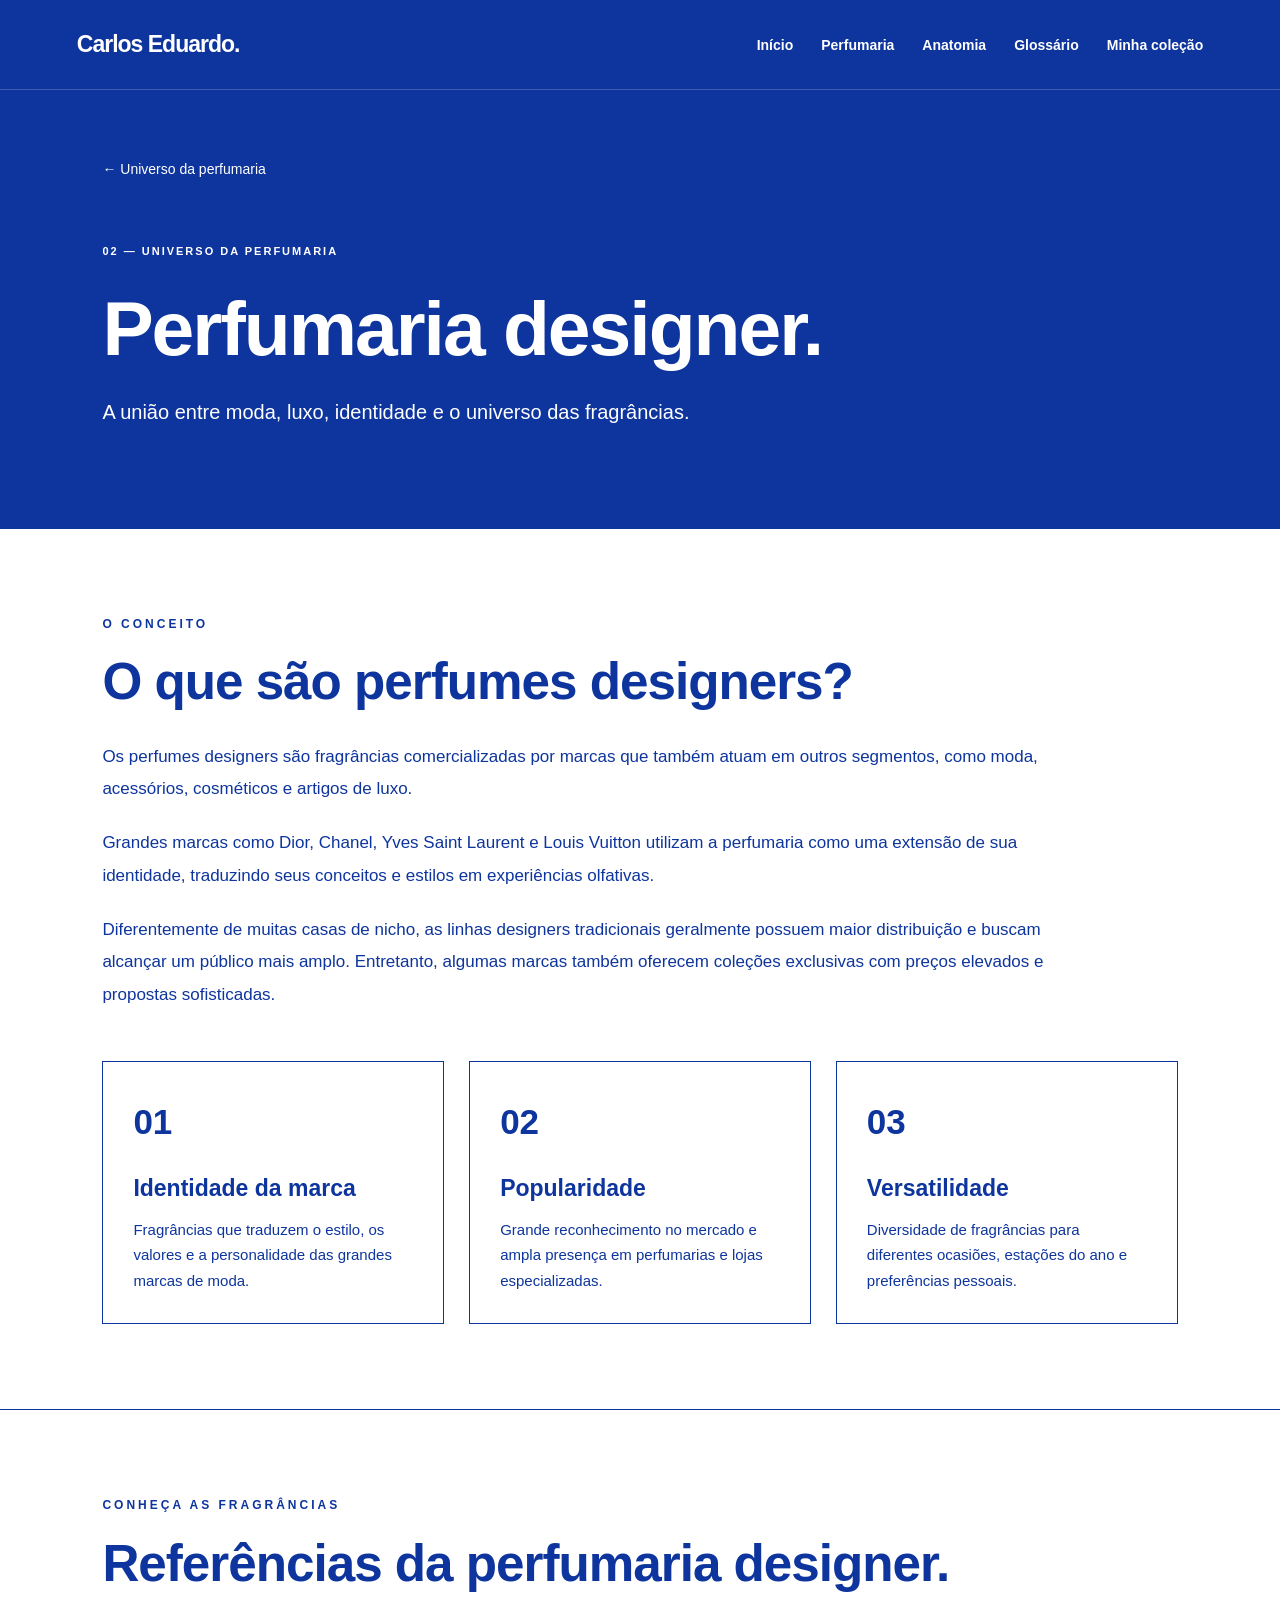
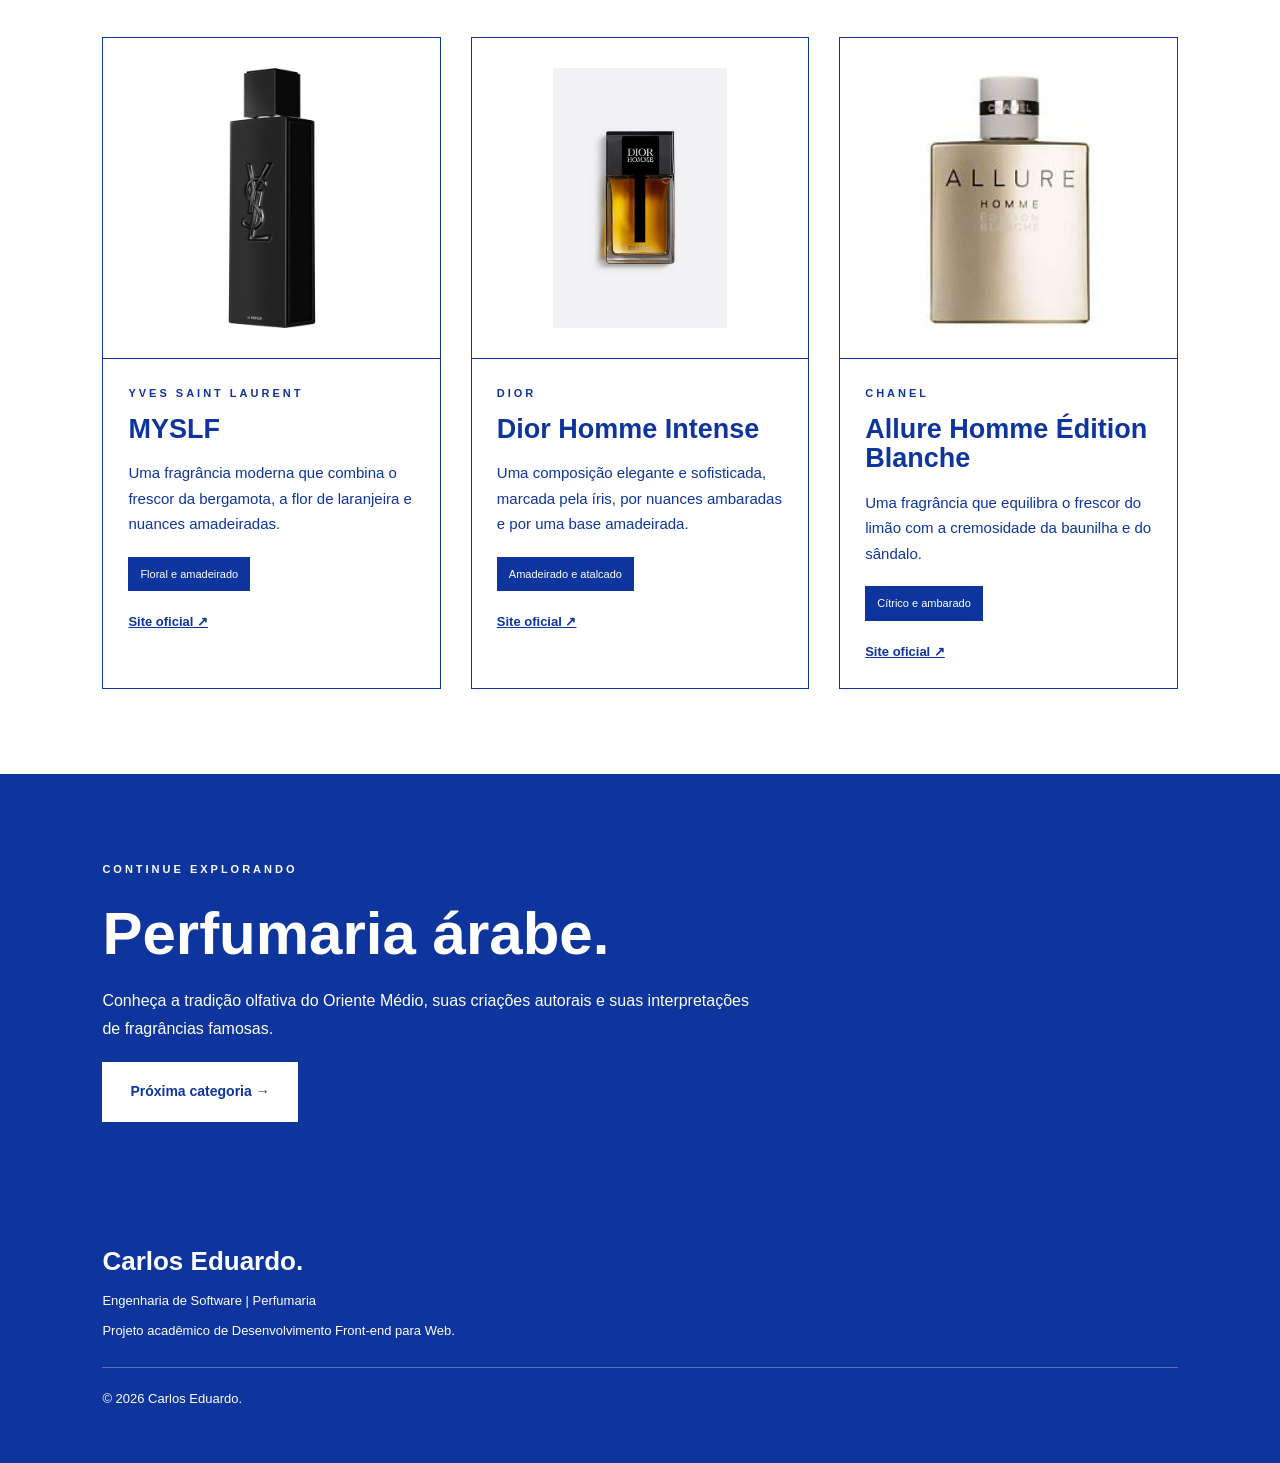
<file: pages/designers.html>
<!DOCTYPE html>
<html lang="pt-BR">

<head>
    <meta charset="UTF-8">
    <meta name="viewport" content="width=device-width, initial-scale=1.0">

    <title>Perfumaria Designer | Carlos Eduardo</title>

    <link rel="stylesheet" href="../css/style.css">
    <link rel="stylesheet" href="../css/responsive.css">

    <script src="../js/script.js" defer></script>
</head>

<body>

    <header class="cabecalho">
        <nav class="navegacao">

            <a href="../index.html" class="logo">
                Carlos Eduardo.
            </a>

            <button class="menu-mobile"
                    aria-label="Abrir menu"
                    aria-expanded="false"
                    aria-controls="menu">
                ☰
            </button>

            <ul class="menu" id="menu">
                <li><a href="../index.html">Início</a></li>
                <li><a href="../index.html#universo">Perfumaria</a></li>
                <li><a href="anatomia.html">Anatomia</a></li>
                <li><a href="glossario.html">Glossário</a></li>
                <li><a href="colecao.html">Minha coleção</a></li>
            </ul>

        </nav>
    </header>

    <main>

        <section class="categoria-hero">

            <a href="../index.html#universo" class="voltar">
                ← Universo da perfumaria
            </a>

            <span class="subtitulo">
                02 — UNIVERSO DA PERFUMARIA
            </span>

            <h1>Perfumaria designer.</h1>

            <p>
                A união entre moda, luxo, identidade
                e o universo das fragrâncias.
            </p>

        </section>

        <section class="conteudo-educativo">

            <span class="etiqueta">O CONCEITO</span>

            <h2>O que são perfumes designers?</h2>

            <p>
                Os perfumes designers são fragrâncias
                comercializadas por marcas que também atuam
                em outros segmentos, como moda, acessórios,
                cosméticos e artigos de luxo.
            </p>

            <p>
                Grandes marcas como Dior, Chanel, Yves Saint
                Laurent e Louis Vuitton utilizam a perfumaria
                como uma extensão de sua identidade,
                traduzindo seus conceitos e estilos em
                experiências olfativas.
            </p>

            <p>
                Diferentemente de muitas casas de nicho,
                as linhas designers tradicionais geralmente
                possuem maior distribuição e buscam alcançar
                um público mais amplo. Entretanto, algumas
                marcas também oferecem coleções exclusivas
                com preços elevados e propostas sofisticadas.
            </p>

            <div class="caracteristicas">

                <article>
                    <span>01</span>
                    <h3>Identidade da marca</h3>
                    <p>
                        Fragrâncias que traduzem o estilo,
                        os valores e a personalidade das
                        grandes marcas de moda.
                    </p>
                </article>

                <article>
                    <span>02</span>
                    <h3>Popularidade</h3>
                    <p>
                        Grande reconhecimento no mercado
                        e ampla presença em perfumarias
                        e lojas especializadas.
                    </p>
                </article>

                <article>
                    <span>03</span>
                    <h3>Versatilidade</h3>
                    <p>
                        Diversidade de fragrâncias para
                        diferentes ocasiões, estações
                        do ano e preferências pessoais.
                    </p>
                </article>

            </div>

        </section>

        <section class="exemplos-perfumes">

            <span class="etiqueta">
                CONHEÇA AS FRAGRÂNCIAS
            </span>

            <h2>Referências da perfumaria designer.</h2>

            <div class="perfumes-grid">

                <article class="perfume-card">

                    <div class="perfume-imagem">
                        <img src="../images/designers/MYSLF.jpeg"
                             alt="Frasco do MYSLF da Yves Saint Laurent"
                             loading="lazy">
                    </div>

                    <div class="perfume-info">

                        <span class="perfume-marca">
                            YVES SAINT LAURENT
                        </span>

                        <h3>MYSLF</h3>

                        <p>
                            Uma fragrância moderna que combina
                            o frescor da bergamota, a flor de
                            laranjeira e nuances amadeiradas.
                        </p>

                        <span class="perfil-olfativo">
                            Floral e amadeirado
                        </span>

                        <a href="https://www.yslbeauty.com/"
                           target="_blank"
                           rel="noopener noreferrer">
                            Site oficial ↗
                        </a>

                    </div>

                </article>

                <article class="perfume-card">

                    <div class="perfume-imagem">
                        <img src="../images/designers/DIOR-HOMME-INTENSE.jpeg"
                             alt="Frasco do Dior Homme Intense"
                             loading="lazy">
                    </div>

                    <div class="perfume-info">

                        <span class="perfume-marca">DIOR</span>

                        <h3>Dior Homme Intense</h3>

                        <p>
                            Uma composição elegante e
                            sofisticada, marcada pela íris,
                            por nuances ambaradas e por
                            uma base amadeirada.
                        </p>

                        <span class="perfil-olfativo">
                            Amadeirado e atalcado
                        </span>

                        <a href="https://www.dior.com/"
                           target="_blank"
                           rel="noopener noreferrer">
                            Site oficial ↗
                        </a>

                    </div>

                </article>

                <article class="perfume-card">

                    <div class="perfume-imagem">
                        <img src="../images/designers/allure-edition-blanche.jpeg"
                             alt="Frasco do Allure Homme Edition Blanche"
                             loading="lazy">
                    </div>

                    <div class="perfume-info">

                        <span class="perfume-marca">CHANEL</span>

                        <h3>Allure Homme Édition Blanche</h3>

                        <p>
                            Uma fragrância que equilibra
                            o frescor do limão com a
                            cremosidade da baunilha
                            e do sândalo.
                        </p>

                        <span class="perfil-olfativo">
                            Cítrico e ambarado
                        </span>

                        <a href="https://www.chanel.com/"
                           target="_blank"
                           rel="noopener noreferrer">
                            Site oficial ↗
                        </a>

                    </div>

                </article>

            </div>

        </section>

        <section class="proxima-categoria">

            <span>CONTINUE EXPLORANDO</span>

            <h2>Perfumaria árabe.</h2>

            <p>
                Conheça a tradição olfativa do Oriente
                Médio, suas criações autorais e suas
                interpretações de fragrâncias famosas.
            </p>

            <a href="arabes.html" class="botao">
                Próxima categoria →
            </a>

        </section>

    </main>

    <footer class="rodape">

        <h3>Carlos Eduardo.</h3>

        <p>Engenharia de Software | Perfumaria</p>

        <p>
            Projeto acadêmico de Desenvolvimento
            Front-end para Web.
        </p>

        <p>&copy; 2026 Carlos Eduardo.</p>

    </footer>

</body>
</html>
</file>
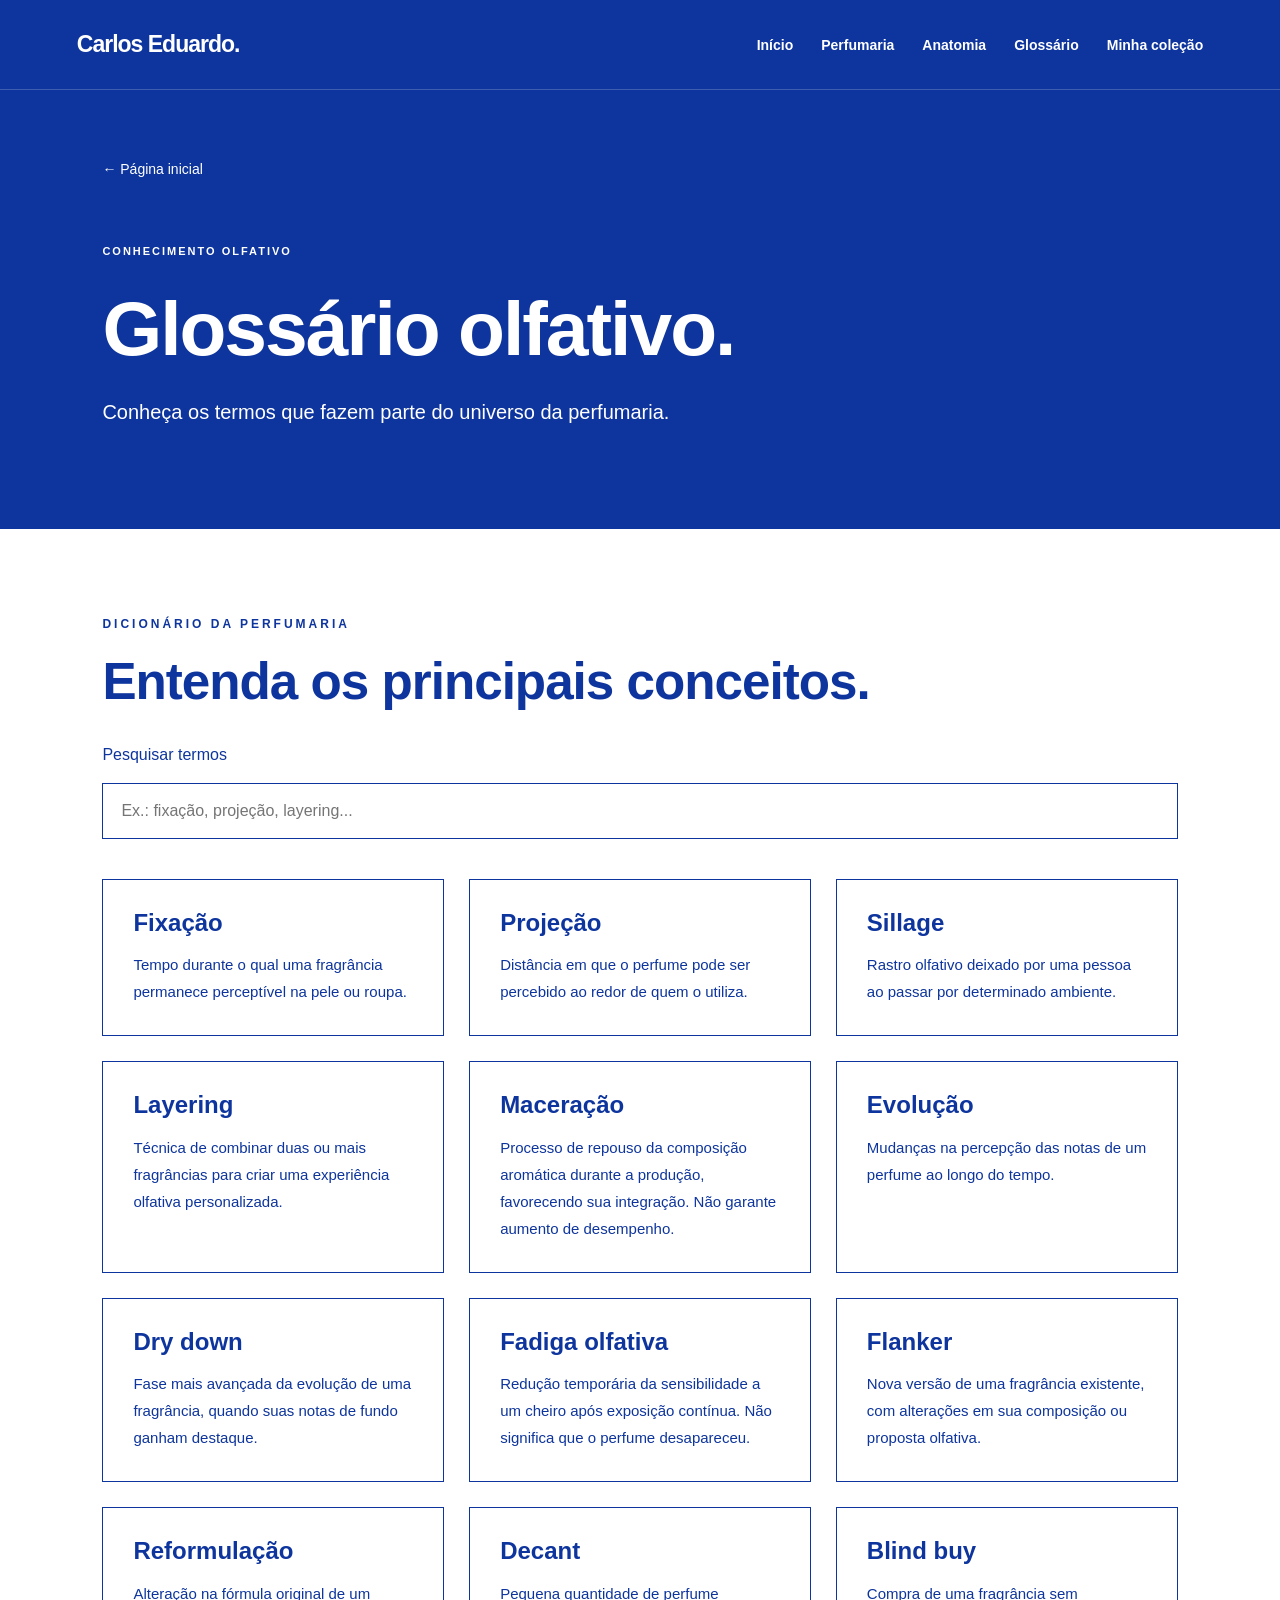
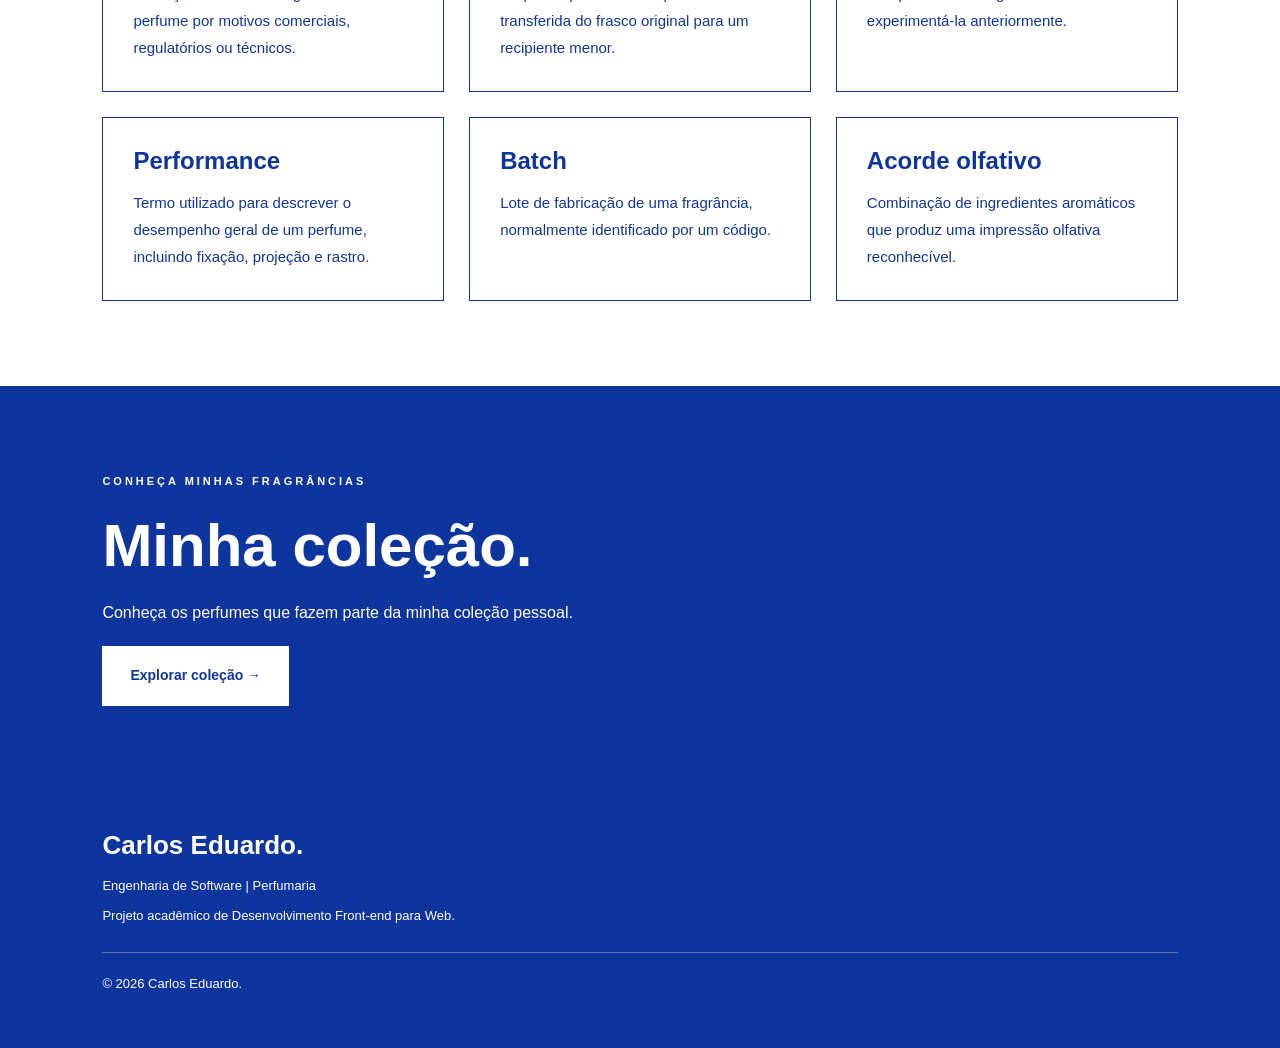
<file: pages/glossario.html>
<!DOCTYPE html>
<html lang="pt-BR">
<head>
    <meta charset="UTF-8">
    <meta name="viewport" content="width=device-width, initial-scale=1.0">
    <title>Glossário Olfativo | Carlos Eduardo</title>

    <link rel="stylesheet" href="../css/style.css">
    <link rel="stylesheet" href="../css/responsive.css">
    <script src="../js/script.js" defer></script>
    <script src="../js/glossario.js" defer></script>
</head>

<body>

    <header class="cabecalho">
        <nav class="navegacao">
            <a href="../index.html" class="logo">Carlos Eduardo.</a>

            <button class="menu-mobile"
                    aria-label="Abrir menu"
                    aria-expanded="false"
                    aria-controls="menu">☰</button>

            <ul class="menu" id="menu">
                <li><a href="../index.html">Início</a></li>
                <li><a href="../index.html#universo">Perfumaria</a></li>
                <li><a href="anatomia.html">Anatomia</a></li>
                <li><a href="glossario.html">Glossário</a></li>
                <li><a href="colecao.html">Minha coleção</a></li>
            </ul>
        </nav>
    </header>

    <main>

        <section class="categoria-hero">
            <a href="../index.html" class="voltar">← Página inicial</a>
            <span class="subtitulo">CONHECIMENTO OLFATIVO</span>
            <h1>Glossário olfativo.</h1>
            <p>
                Conheça os termos que fazem parte
                do universo da perfumaria.
            </p>
        </section>

        <section class="conteudo-educativo">

            <span class="etiqueta">DICIONÁRIO DA PERFUMARIA</span>
            <h2>Entenda os principais conceitos.</h2>

            <label for="pesquisa-glossario">
                Pesquisar termos
            </label>

            <input type="search"
                   id="pesquisa-glossario"
                   placeholder="Ex.: fixação, projeção, layering...">

            <p id="sem-resultados" hidden>
                Nenhum termo encontrado.
            </p>

            <div class="glossario-grid">

                <article class="termo">
                    <h3>Fixação</h3>
                    <p>
                        Tempo durante o qual uma fragrância
                        permanece perceptível na pele ou roupa.
                    </p>
                </article>

                <article class="termo">
                    <h3>Projeção</h3>
                    <p>
                        Distância em que o perfume pode ser
                        percebido ao redor de quem o utiliza.
                    </p>
                </article>

                <article class="termo">
                    <h3>Sillage</h3>
                    <p>
                        Rastro olfativo deixado por uma pessoa
                        ao passar por determinado ambiente.
                    </p>
                </article>

                <article class="termo">
                    <h3>Layering</h3>
                    <p>
                        Técnica de combinar duas ou mais
                        fragrâncias para criar uma experiência
                        olfativa personalizada.
                    </p>
                </article>

                <article class="termo">
                    <h3>Maceração</h3>
                    <p>
                        Processo de repouso da composição
                        aromática durante a produção,
                        favorecendo sua integração.
                        Não garante aumento de desempenho.
                    </p>
                </article>

                <article class="termo">
                    <h3>Evolução</h3>
                    <p>
                        Mudanças na percepção das notas
                        de um perfume ao longo do tempo.
                    </p>
                </article>

                <article class="termo">
                    <h3>Dry down</h3>
                    <p>
                        Fase mais avançada da evolução
                        de uma fragrância, quando suas
                        notas de fundo ganham destaque.
                    </p>
                </article>

                <article class="termo">
                    <h3>Fadiga olfativa</h3>
                    <p>
                        Redução temporária da sensibilidade
                        a um cheiro após exposição contínua.
                        Não significa que o perfume desapareceu.
                    </p>
                </article>

                <article class="termo">
                    <h3>Flanker</h3>
                    <p>
                        Nova versão de uma fragrância
                        existente, com alterações em sua
                        composição ou proposta olfativa.
                    </p>
                </article>

                <article class="termo">
                    <h3>Reformulação</h3>
                    <p>
                        Alteração na fórmula original de um
                        perfume por motivos comerciais,
                        regulatórios ou técnicos.
                    </p>
                </article>

                <article class="termo">
                    <h3>Decant</h3>
                    <p>
                        Pequena quantidade de perfume
                        transferida do frasco original
                        para um recipiente menor.
                    </p>
                </article>

                <article class="termo">
                    <h3>Blind buy</h3>
                    <p>
                        Compra de uma fragrância sem
                        experimentá-la anteriormente.
                    </p>
                </article>

                <article class="termo">
                    <h3>Performance</h3>
                    <p>
                        Termo utilizado para descrever
                        o desempenho geral de um perfume,
                        incluindo fixação, projeção e rastro.
                    </p>
                </article>

                <article class="termo">
                    <h3>Batch</h3>
                    <p>
                        Lote de fabricação de uma fragrância,
                        normalmente identificado por um código.
                    </p>
                </article>

                <article class="termo">
                    <h3>Acorde olfativo</h3>
                    <p>
                        Combinação de ingredientes aromáticos
                        que produz uma impressão olfativa
                        reconhecível.
                    </p>
                </article>

            </div>

        </section>

        <section class="proxima-categoria">
            <span>CONHEÇA MINHAS FRAGRÂNCIAS</span>
            <h2>Minha coleção.</h2>
            <p>
                Conheça os perfumes que fazem parte
                da minha coleção pessoal.
            </p>
            <a href="colecao.html" class="botao">
                Explorar coleção →
            </a>
        </section>

    </main>

    <footer class="rodape">
        <h3>Carlos Eduardo.</h3>
        <p>Engenharia de Software | Perfumaria</p>
        <p>Projeto acadêmico de Desenvolvimento Front-end para Web.</p>
        <p>&copy; 2026 Carlos Eduardo.</p>
    </footer>

</body>
</html>
</file>
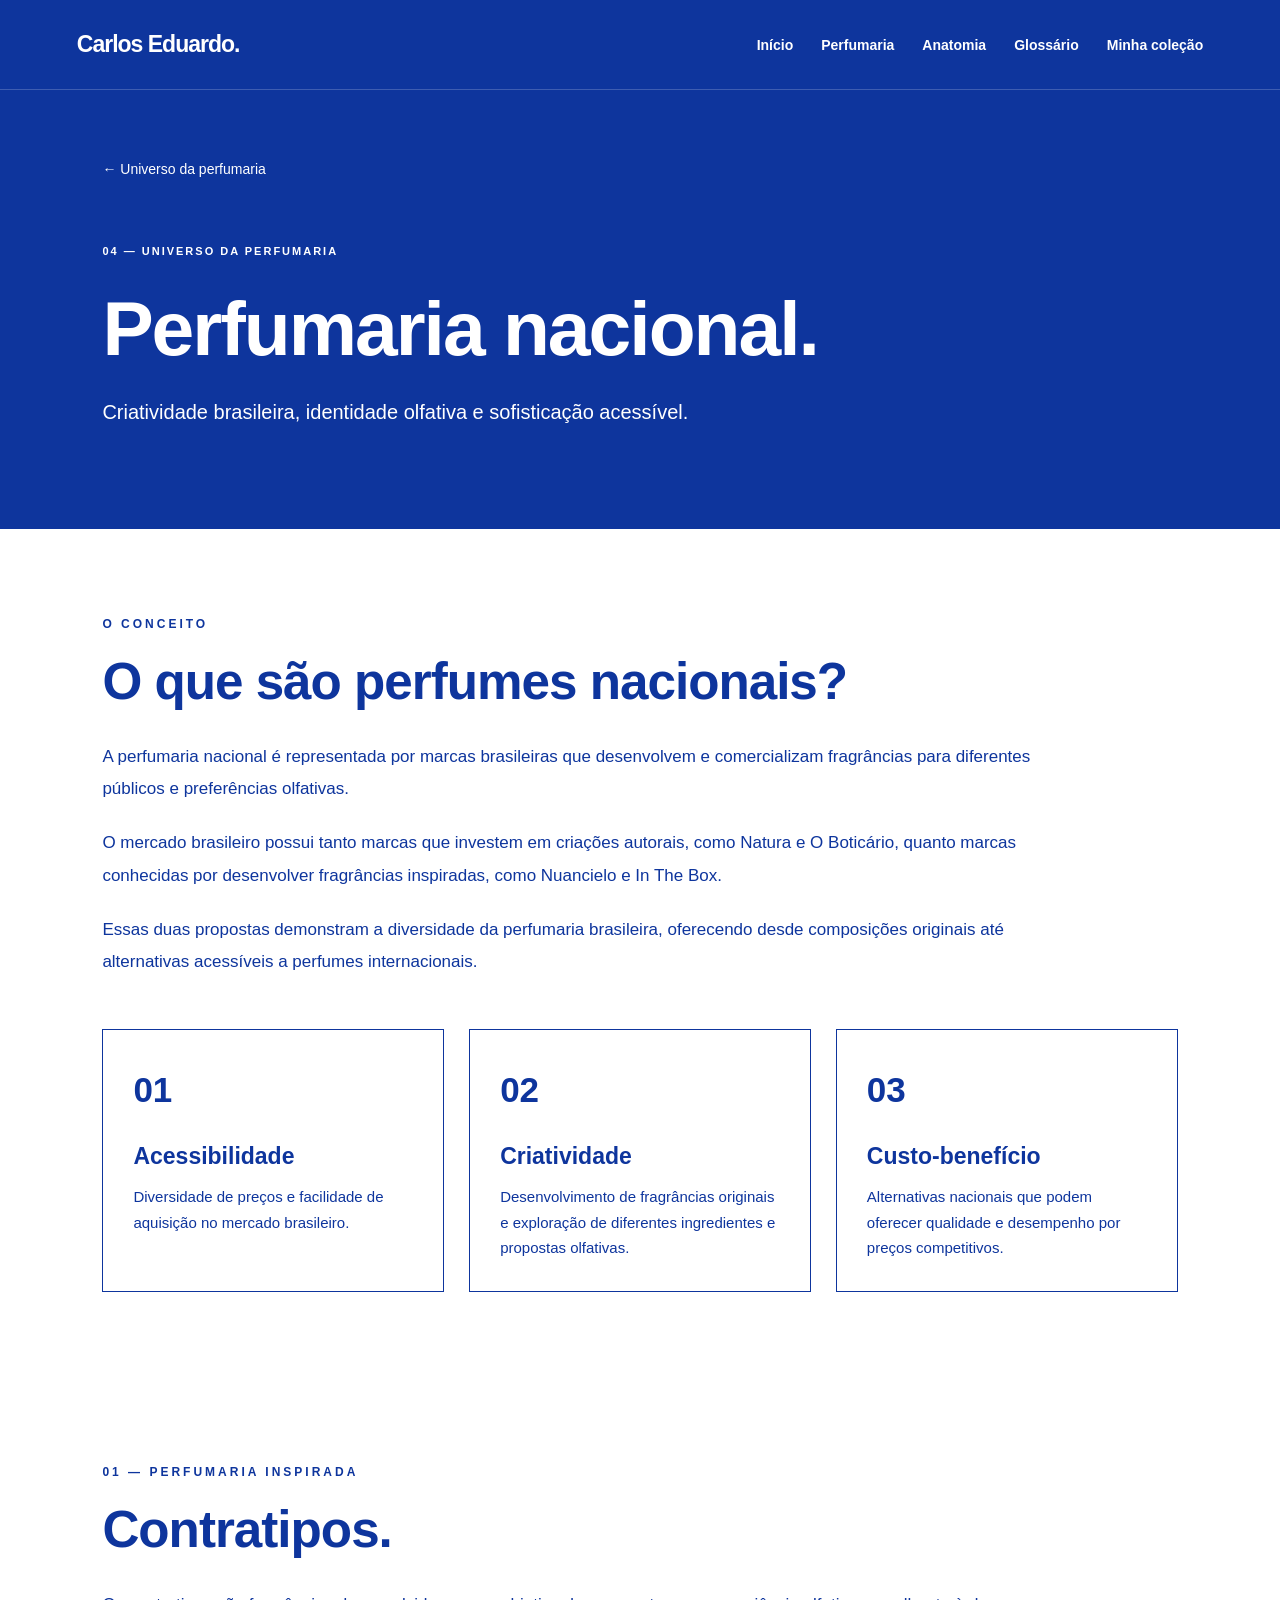
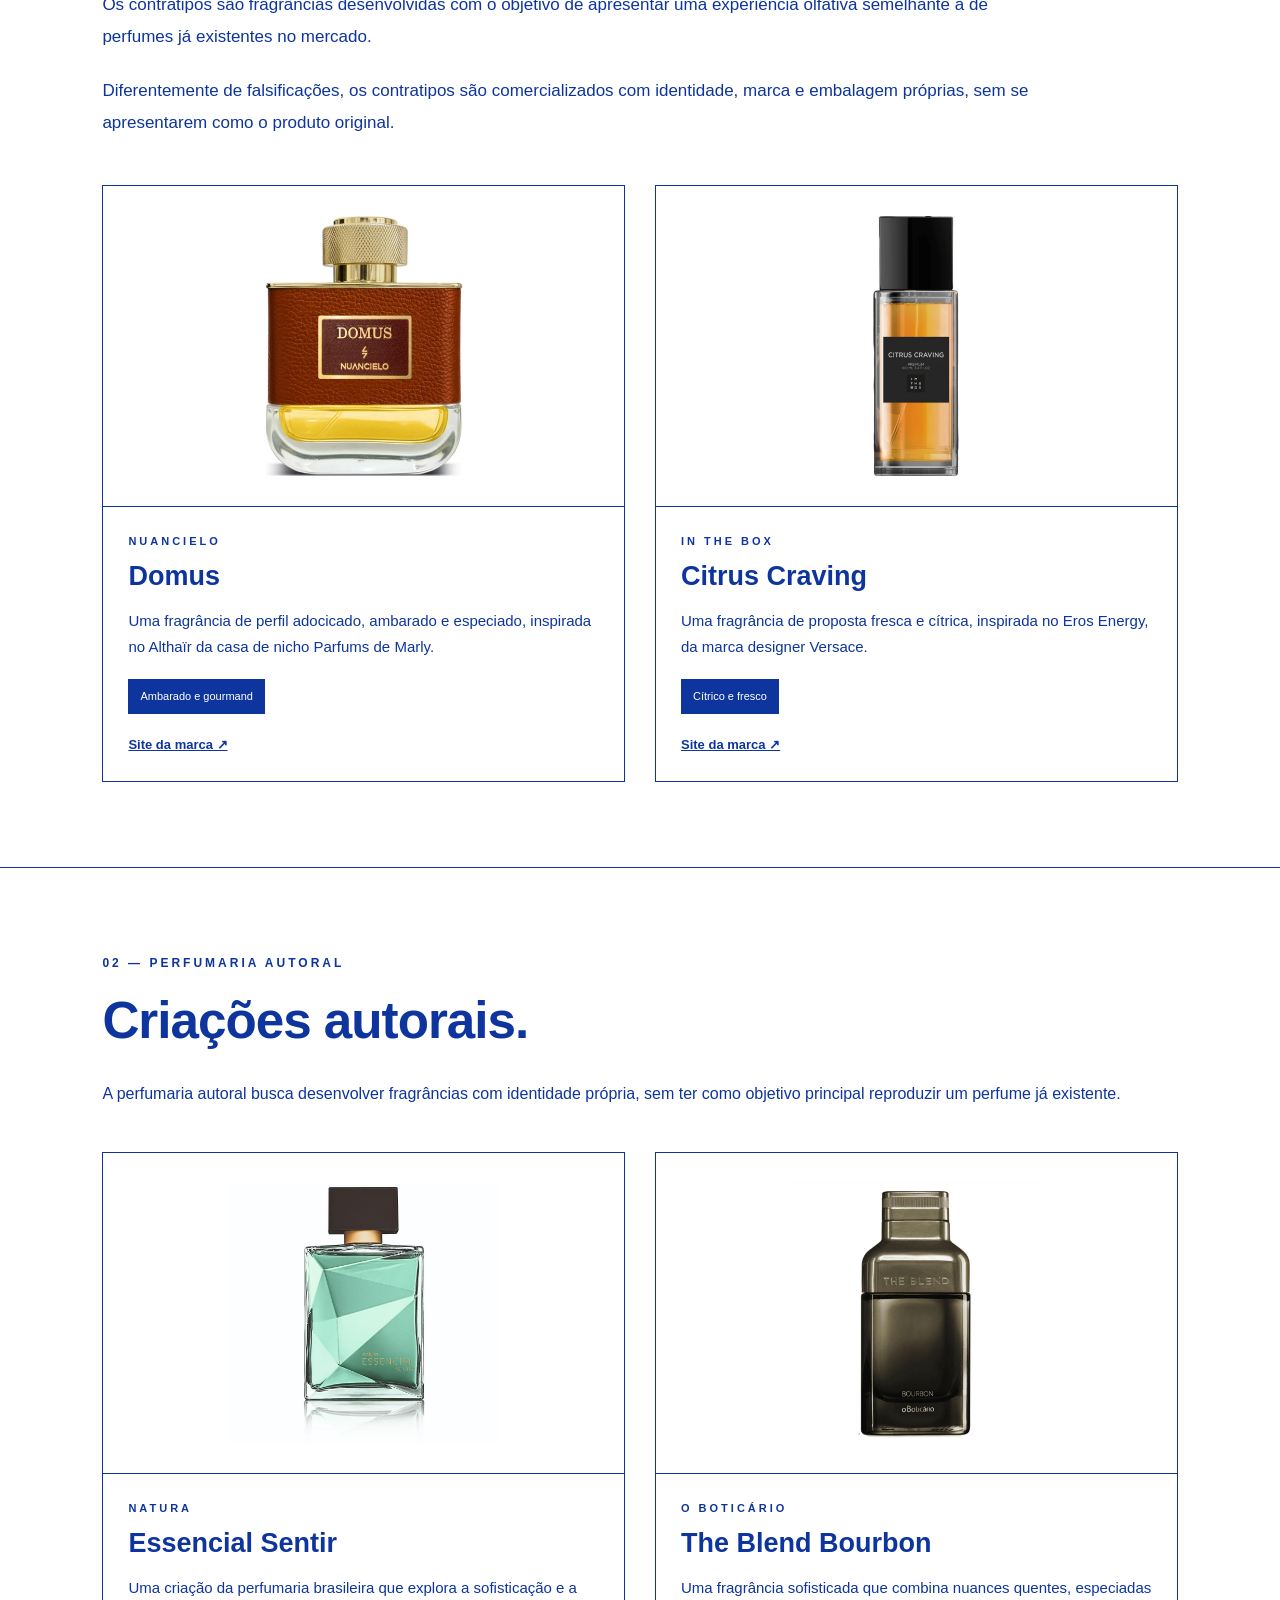
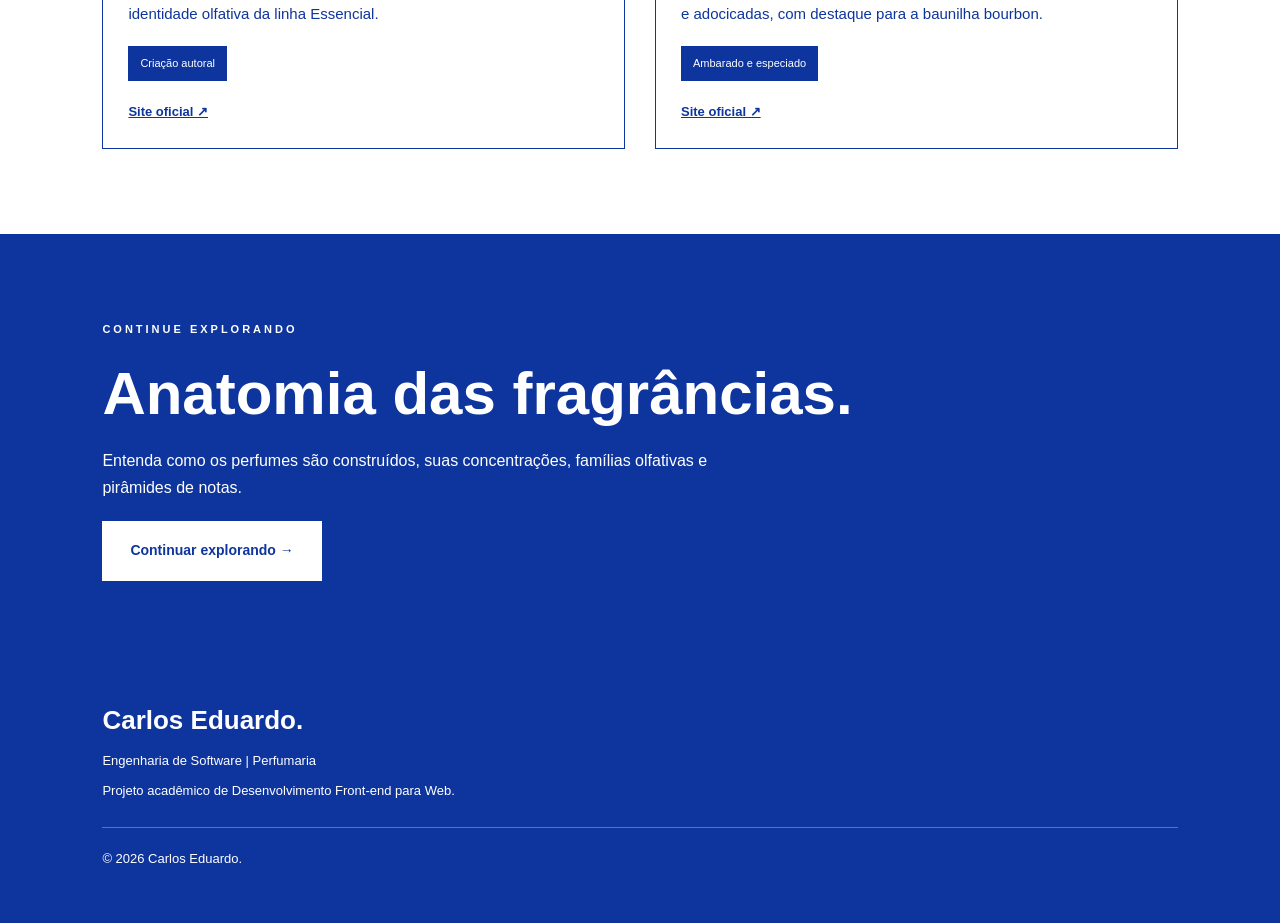
<file: pages/nacionais.html>
<!DOCTYPE html>
<html lang="pt-BR">

<head>
    <meta charset="UTF-8">
    <meta name="viewport" content="width=device-width, initial-scale=1.0">

    <title>Perfumaria Nacional | Carlos Eduardo</title>

    <link rel="stylesheet" href="../css/style.css">
    <link rel="stylesheet" href="../css/responsive.css">

    <script src="../js/script.js" defer></script>
</head>

<body>

    <header class="cabecalho">
        <nav class="navegacao">

            <a href="../index.html" class="logo">
                Carlos Eduardo.
            </a>

            <button class="menu-mobile"
                    aria-label="Abrir menu"
                    aria-expanded="false"
                    aria-controls="menu">
                ☰
            </button>

            <ul class="menu" id="menu">
                <li><a href="../index.html">Início</a></li>
                <li><a href="../index.html#universo">Perfumaria</a></li>
                <li><a href="anatomia.html">Anatomia</a></li>
                <li><a href="glossario.html">Glossário</a></li>
                <li><a href="colecao.html">Minha coleção</a></li>
            </ul>

        </nav>
    </header>

    <main>

        <section class="categoria-hero">

            <a href="../index.html#universo" class="voltar">
                ← Universo da perfumaria
            </a>

            <span class="subtitulo">
                04 — UNIVERSO DA PERFUMARIA
            </span>

            <h1>Perfumaria nacional.</h1>

            <p>
                Criatividade brasileira, identidade olfativa
                e sofisticação acessível.
            </p>

        </section>

        <section class="conteudo-educativo">

            <span class="etiqueta">O CONCEITO</span>

            <h2>O que são perfumes nacionais?</h2>

            <p>
                A perfumaria nacional é representada por
                marcas brasileiras que desenvolvem e
                comercializam fragrâncias para diferentes
                públicos e preferências olfativas.
            </p>

            <p>
                O mercado brasileiro possui tanto marcas
                que investem em criações autorais, como
                Natura e O Boticário, quanto marcas
                conhecidas por desenvolver fragrâncias
                inspiradas, como Nuancielo e In The Box.
            </p>

            <p>
                Essas duas propostas demonstram a diversidade
                da perfumaria brasileira, oferecendo desde
                composições originais até alternativas
                acessíveis a perfumes internacionais.
            </p>

            <div class="caracteristicas">

                <article>
                    <span>01</span>
                    <h3>Acessibilidade</h3>
                    <p>
                        Diversidade de preços e facilidade
                        de aquisição no mercado brasileiro.
                    </p>
                </article>

                <article>
                    <span>02</span>
                    <h3>Criatividade</h3>
                    <p>
                        Desenvolvimento de fragrâncias
                        originais e exploração de diferentes
                        ingredientes e propostas olfativas.
                    </p>
                </article>

                <article>
                    <span>03</span>
                    <h3>Custo-benefício</h3>
                    <p>
                        Alternativas nacionais que podem
                        oferecer qualidade e desempenho
                        por preços competitivos.
                    </p>
                </article>

            </div>

        </section>

        <section class="conteudo-educativo">

            <span class="etiqueta">
                01 — PERFUMARIA INSPIRADA
            </span>

            <h2>Contratipos.</h2>

            <p>
                Os contratipos são fragrâncias desenvolvidas
                com o objetivo de apresentar uma experiência
                olfativa semelhante à de perfumes já
                existentes no mercado.
            </p>

            <p>
                Diferentemente de falsificações, os
                contratipos são comercializados com
                identidade, marca e embalagem próprias,
                sem se apresentarem como o produto original.
            </p>

            <div class="perfumes-grid">

                <article class="perfume-card">

                    <div class="perfume-imagem">
                        <img src="../images/nacionais/domus.jpeg"
                             alt="Frasco do Domus da Nuancielo"
                             loading="lazy">
                    </div>

                    <div class="perfume-info">

                        <span class="perfume-marca">
                            NUANCIELO
                        </span>

                        <h3>Domus</h3>

                        <p>
                            Uma fragrância de perfil adocicado,
                            ambarado e especiado, inspirada no
                            Althaïr da casa de nicho
                            Parfums de Marly.
                        </p>

                        <span class="perfil-olfativo">
                            Ambarado e gourmand
                        </span>

                        <a href="https://www.nuancielo.com.br/"
                           target="_blank"
                           rel="noopener noreferrer">
                            Site da marca ↗
                        </a>

                    </div>

                </article>

                <article class="perfume-card">

                    <div class="perfume-imagem">
                        <img src="../images/nacionais/citrus-craving.jpeg"
                             alt="Frasco do Citrus Craving da In The Box"
                             loading="lazy">
                    </div>

                    <div class="perfume-info">

                        <span class="perfume-marca">
                            IN THE BOX
                        </span>

                        <h3>Citrus Craving</h3>

                        <p>
                            Uma fragrância de proposta fresca
                            e cítrica, inspirada no Eros Energy,
                            da marca designer Versace.
                        </p>

                        <span class="perfil-olfativo">
                            Cítrico e fresco
                        </span>

                        <a href="https://www.intheboxperfumes.com.br/"
                           target="_blank"
                           rel="noopener noreferrer">
                            Site da marca ↗
                        </a>

                    </div>

                </article>

            </div>

        </section>

        <section class="exemplos-perfumes">

            <span class="etiqueta">
                02 — PERFUMARIA AUTORAL
            </span>

            <h2>Criações autorais.</h2>

            <p>
                A perfumaria autoral busca desenvolver
                fragrâncias com identidade própria, sem
                ter como objetivo principal reproduzir
                um perfume já existente.
            </p>

            <div class="perfumes-grid">

                <article class="perfume-card">

                    <div class="perfume-imagem">
                        <img src="../images/nacionais/essencial-sentir.jpeg"
                             alt="Frasco do Essencial Sentir da Natura"
                             loading="lazy">
                    </div>

                    <div class="perfume-info">

                        <span class="perfume-marca">
                            NATURA
                        </span>

                        <h3>Essencial Sentir</h3>

                        <p>
                            Uma criação da perfumaria brasileira
                            que explora a sofisticação e a
                            identidade olfativa da linha Essencial.
                        </p>

                        <span class="perfil-olfativo">
                            Criação autoral
                        </span>

                        <a href="https://www.natura.com.br/"
                           target="_blank"
                           rel="noopener noreferrer">
                            Site oficial ↗
                        </a>

                    </div>

                </article>

                <article class="perfume-card">

                    <div class="perfume-imagem">
                        <img src="../images/nacionais/the-blend-bourbon.jpeg"
                             alt="Frasco do The Blend Bourbon de O Boticário"
                             loading="lazy">
                    </div>

                    <div class="perfume-info">

                        <span class="perfume-marca">
                            O BOTICÁRIO
                        </span>

                        <h3>The Blend Bourbon</h3>

                        <p>
                            Uma fragrância sofisticada que
                            combina nuances quentes, especiadas
                            e adocicadas, com destaque para
                            a baunilha bourbon.
                        </p>

                        <span class="perfil-olfativo">
                            Ambarado e especiado
                        </span>

                        <a href="https://www.boticario.com.br/"
                           target="_blank"
                           rel="noopener noreferrer">
                            Site oficial ↗
                        </a>

                    </div>

                </article>

            </div>

        </section>

        <section class="proxima-categoria">

            <span>CONTINUE EXPLORANDO</span>

            <h2>Anatomia das fragrâncias.</h2>

            <p>
                Entenda como os perfumes são construídos,
                suas concentrações, famílias olfativas
                e pirâmides de notas.
            </p>

            <a href="anatomia.html" class="botao">
                Continuar explorando →
            </a>

        </section>

    </main>

    <footer class="rodape">

        <h3>Carlos Eduardo.</h3>

        <p>Engenharia de Software | Perfumaria</p>

        <p>
            Projeto acadêmico de Desenvolvimento
            Front-end para Web.
        </p>

        <p>&copy; 2026 Carlos Eduardo.</p>

    </footer>

</body>
</html>
</file>
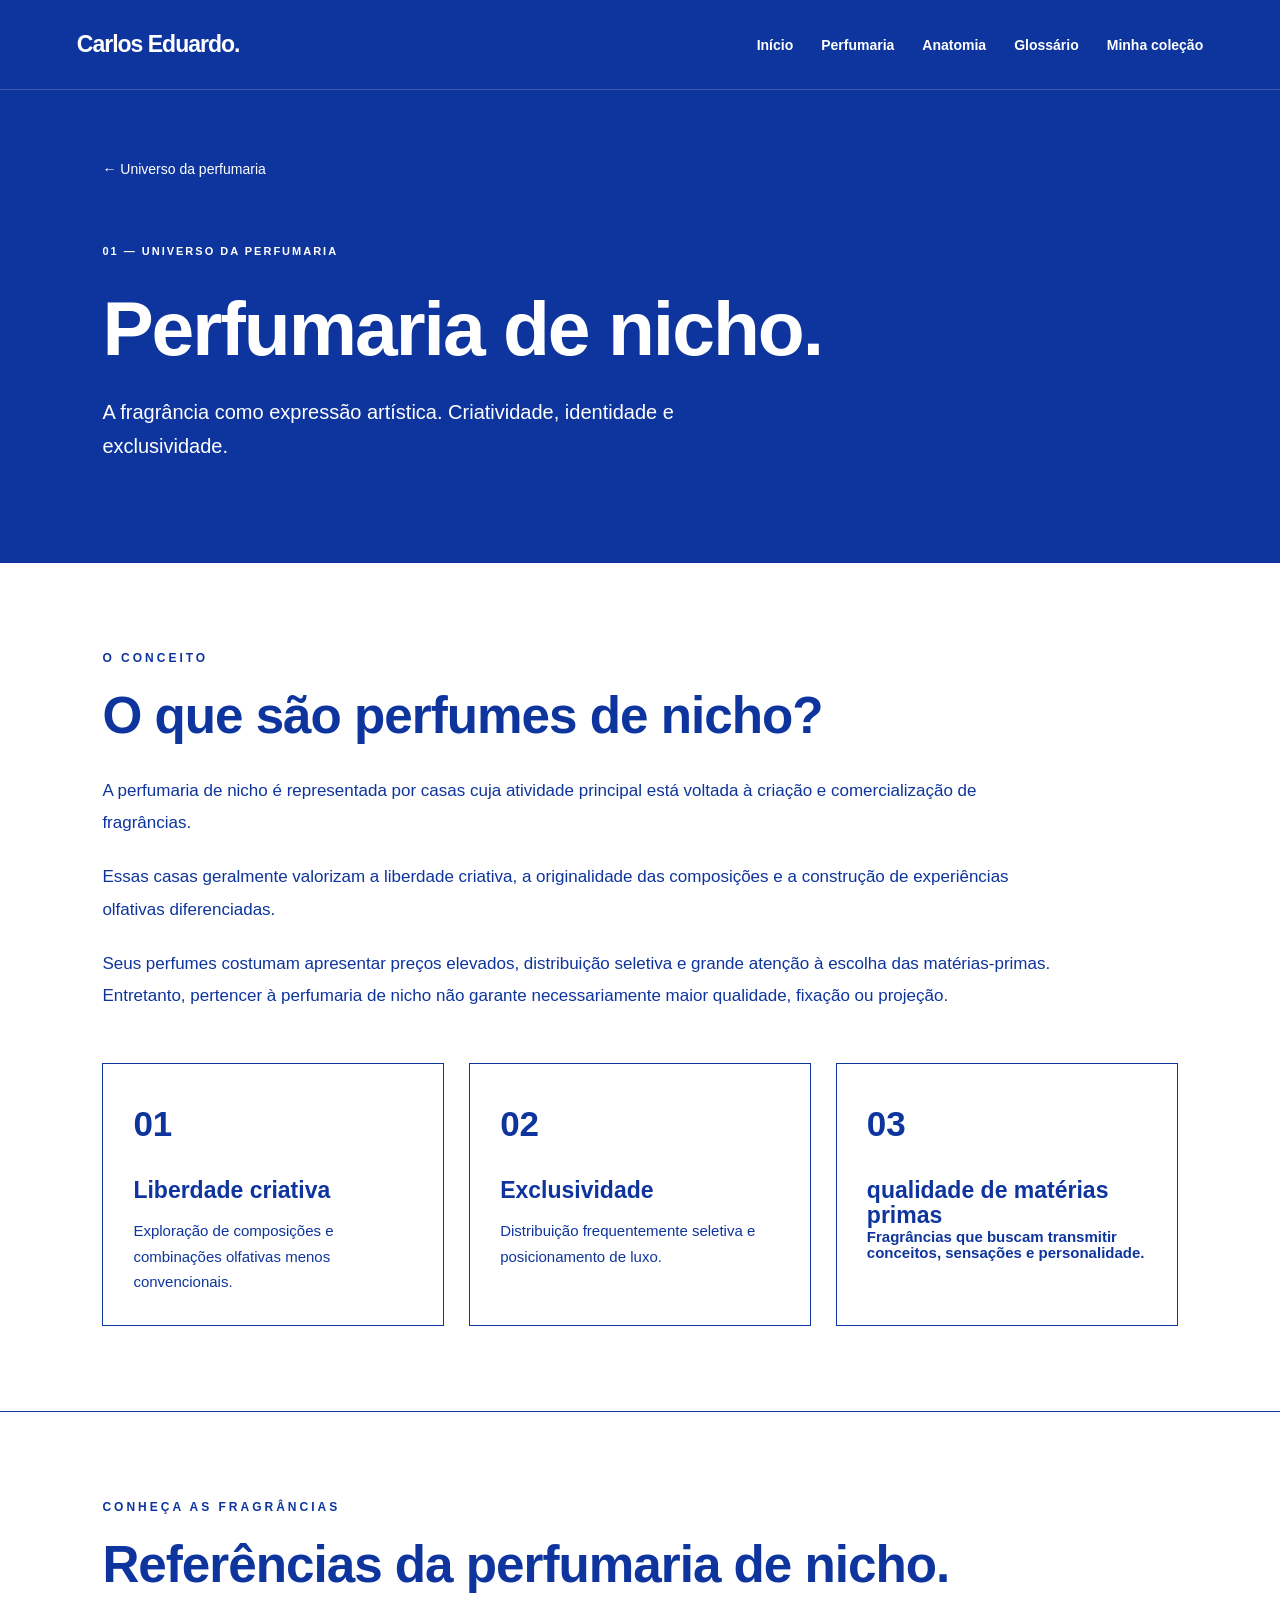
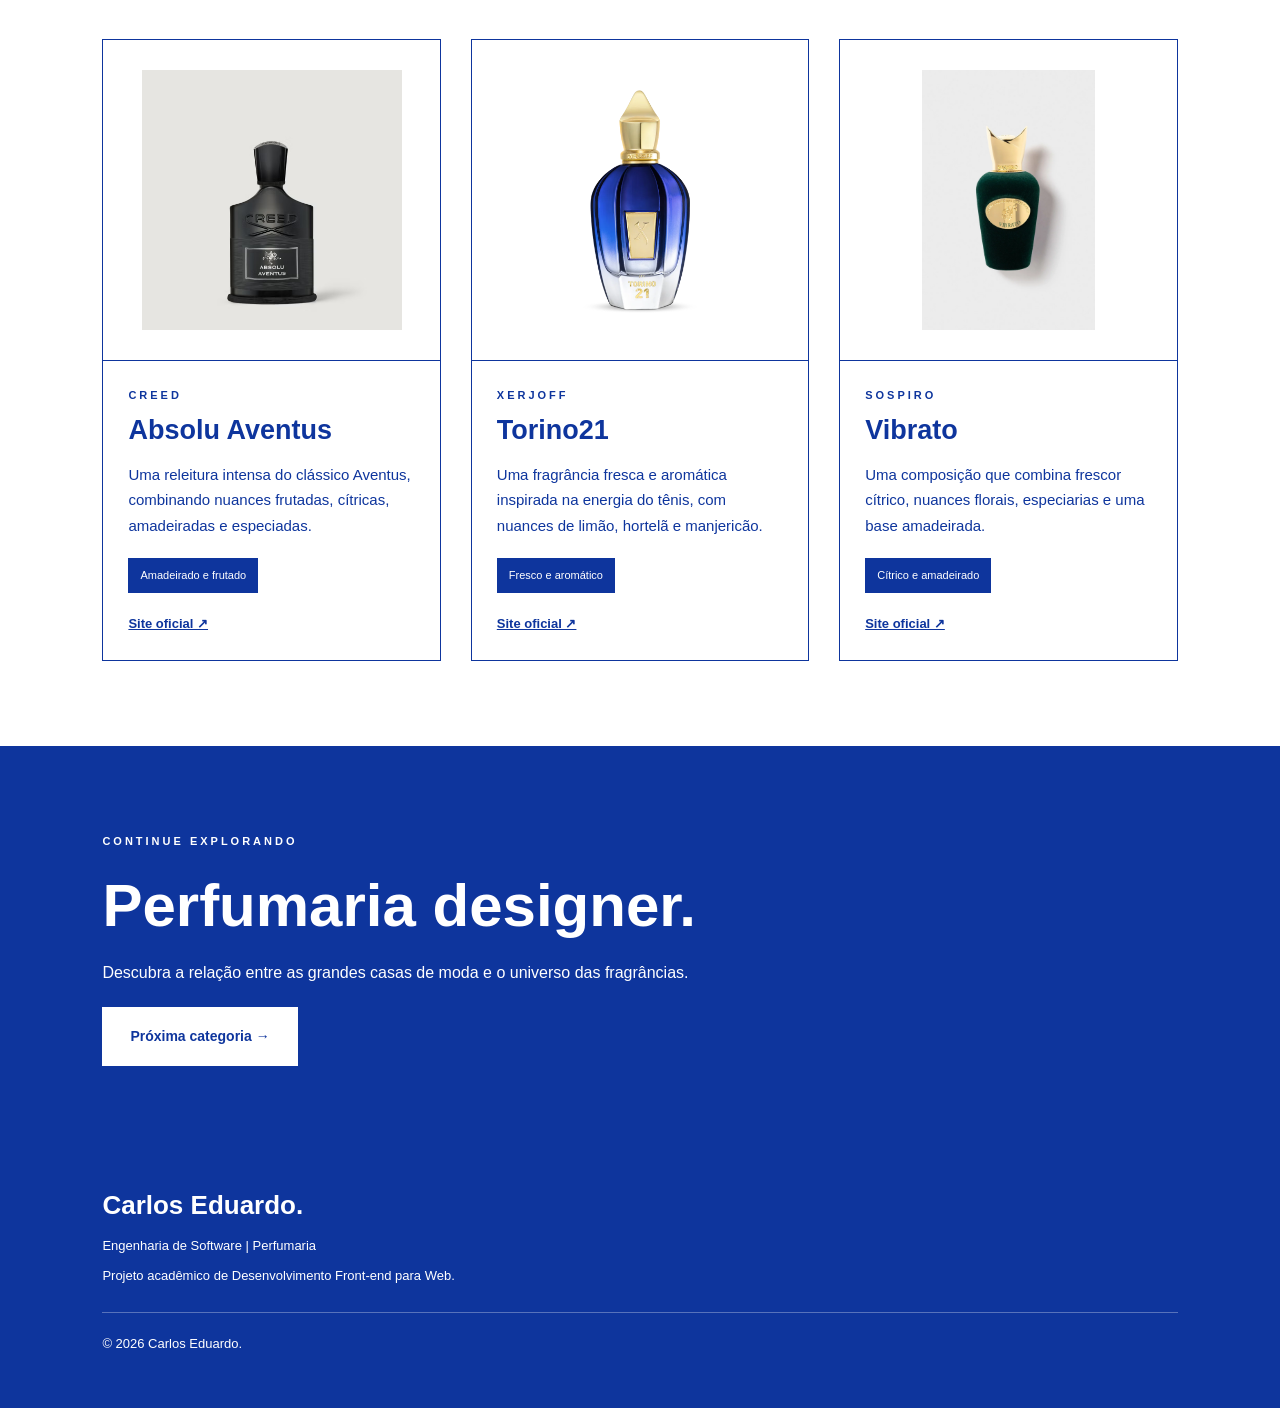
<file: pages/nicho.html>
<!DOCTYPE html>
<html lang="pt-BR">

<head>
    <meta charset="UTF-8">
    <meta name="viewport" content="width=device-width, initial-scale=1.0">

    <title>Perfumaria de Nicho | Carlos Eduardo</title>

    <link rel="stylesheet" href="../css/style.css">
    <link rel="stylesheet" href="../css/responsive.css">

    <script src="../js/script.js" defer></script>
</head>

<body>

    <header class="cabecalho">
        <nav class="navegacao">

            <a href="../index.html" class="logo">
                Carlos Eduardo.
            </a>

            <button class="menu-mobile"
                    aria-label="Abrir menu"
                    aria-expanded="false"
                    aria-controls="menu">
                ☰
            </button>

            <ul class="menu" id="menu">
                <li><a href="../index.html">Início</a></li>
                <li><a href="../index.html#universo">Perfumaria</a></li>
                <li><a href="anatomia.html">Anatomia</a></li>
                <li><a href="glossario.html">Glossário</a></li>
                <li><a href="colecao.html">Minha coleção</a></li>
            </ul>

        </nav>
    </header>

    <main>

        <section class="categoria-hero">

            <a href="../index.html#universo" class="voltar">
                ← Universo da perfumaria
            </a>

            <span class="subtitulo">
                01 — UNIVERSO DA PERFUMARIA
            </span>

            <h1>Perfumaria de nicho.</h1>

            <p>
                A fragrância como expressão artística.
                Criatividade, identidade e exclusividade.
            </p>

        </section>

        <section class="conteudo-educativo">

            <span class="etiqueta">O CONCEITO</span>

            <h2>O que são perfumes de nicho?</h2>

            <p>
                A perfumaria de nicho é representada por casas
                cuja atividade principal está voltada à criação
                e comercialização de fragrâncias.
            </p>

            <p>
                Essas casas geralmente valorizam a liberdade
                criativa, a originalidade das composições
                e a construção de experiências olfativas
                diferenciadas.
            </p>

            <p>
                Seus perfumes costumam apresentar preços
                elevados, distribuição seletiva e grande
                atenção à escolha das matérias-primas.
                Entretanto, pertencer à perfumaria de nicho
                não garante necessariamente maior qualidade,
                fixação ou projeção.
            </p>

            <div class="caracteristicas">

                <article>
                    <span>01</span>
                    <h3>Liberdade criativa</h3>
                    <p>
                        Exploração de composições e combinações
                        olfativas menos convencionais.
                    </p>
                </article>

                <article>
                    <span>02</span>
                    <h3>Exclusividade</h3>
                    <p>
                        Distribuição frequentemente seletiva
                        e posicionamento de luxo.
                    </p>
                </article>

                <article>
                    <span>03</span>
                    <h3>qualidade de matérias primas
                    <p>
                        Fragrâncias que buscam transmitir
                        conceitos, sensações e personalidade.
                    </p>
                </article>

            </div>

        </section>

        <section class="exemplos-perfumes">

            <span class="etiqueta">CONHEÇA AS FRAGRÂNCIAS</span>

            <h2>Referências da perfumaria de nicho.</h2>

            <div class="perfumes-grid">

                <article class="perfume-card">

                    <div class="perfume-imagem">
                        <img src="../images/nicho/absolu-aventus.jpeg"
                             alt="Frasco do Absolu Aventus da Creed"
                             loading="lazy">
                    </div>

                    <div class="perfume-info">

                        <span class="perfume-marca">CREED</span>

                        <h3>Absolu Aventus</h3>

                        <p>
                            Uma releitura intensa do clássico
                            Aventus, combinando nuances frutadas,
                            cítricas, amadeiradas e especiadas.
                        </p>

                        <span class="perfil-olfativo">
                            Amadeirado e frutado
                        </span>

                        <a href="https://www.creedfragrance.com/p/absolu-aventus/14926231/"
                           target="_blank"
                           rel="noopener noreferrer">
                            Site oficial ↗
                        </a>

                    </div>

                </article>

                <article class="perfume-card">

                    <div class="perfume-imagem">
                        <img src="../images/nicho/torino21.jpeg"
                             alt="Frasco do Torino21 da Xerjoff"
                             loading="lazy">
                    </div>

                    <div class="perfume-info">

                        <span class="perfume-marca">XERJOFF</span>

                        <h3>Torino21</h3>

                        <p>
                            Uma fragrância fresca e aromática
                            inspirada na energia do tênis,
                            com nuances de limão, hortelã
                            e manjericão.
                        </p>

                        <span class="perfil-olfativo">
                            Fresco e aromático
                        </span>

                        <a href="https://www.xerjoff.com/en-br/products/torino21-eau-de-parfum"
                           target="_blank"
                           rel="noopener noreferrer">
                            Site oficial ↗
                        </a>

                    </div>

                </article>

                <article class="perfume-card">

                    <div class="perfume-imagem">
                        <img src="../images/nicho/vibrato.jpeg"
                             alt="Frasco do Vibrato da Sospiro"
                             loading="lazy">
                    </div>

                    <div class="perfume-info">

                        <span class="perfume-marca">SOSPIRO</span>

                        <h3>Vibrato</h3>

                        <p>
                            Uma composição que combina
                            frescor cítrico, nuances florais,
                            especiarias e uma base amadeirada.
                        </p>

                       <span class="perfil-olfativo">
    Cítrico e amadeirado
</span>

<a href="https://sospirointernational.com/pt/products/vibrato"
   target="_blank"
   rel="noopener noreferrer">
    Site oficial ↗
</a>

                    </div>

                </article>

            </div>

        </section>

        <section class="proxima-categoria">

            <span>CONTINUE EXPLORANDO</span>

            <h2>Perfumaria designer.</h2>

            <p>
                Descubra a relação entre as grandes
                casas de moda e o universo das fragrâncias.
            </p>

            <a href="designers.html" class="botao">
                Próxima categoria →
            </a>

        </section>

    </main>

    <footer class="rodape">

        <h3>Carlos Eduardo.</h3>

        <p>Engenharia de Software | Perfumaria</p>

        <p>
            Projeto acadêmico de Desenvolvimento
            Front-end para Web.
        </p>

        <p>&copy; 2026 Carlos Eduardo.</p>

    </footer>

</body>
</html>
</file>
<file: css/style.css>
/* Fontes */
@import url('https://fonts.googleapis.com/css2?family=Manrope:wght@400;500;600;700;800&family=Cormorant+Garamond:wght@500;600;700&display=swap');

/* Identidade visual */
:root {
    --azul: #0e359d;
    --branco: #ffffff;
}

/* Configurações gerais */
* {
    margin: 0;
    padding: 0;
    box-sizing: border-box;
}

html {
    scroll-behavior: smooth;
}

body {
    font-family: 'Manrope', sans-serif;
    background-color: var(--branco);
    color: var(--azul);
    line-height: 1.7;
}

a {
    color: inherit;
    text-decoration: none;
}

img {
    display: block;
    max-width: 100%;
}

button {
    font: inherit;
    cursor: pointer;
}

h1, h2, h3 {
    line-height: 1.1;
}

/* Cabeçalho */
.cabecalho {
    background-color: var(--azul);
    color: var(--branco);
    border-bottom: 1px solid rgba(255, 255, 255, 0.2);
}

.navegacao {
    max-width: 1440px;
    margin: auto;
    padding: 25px 6%;
    display: flex;
    align-items: center;
    justify-content: space-between;
    gap: 30px;
}

.logo {
    font-size: 23px;
    font-weight: 800;
    letter-spacing: -1px;
}

.menu {
    display: flex;
    list-style: none;
    gap: 28px;
    align-items: center;
}

.menu a {
    font-size: 13px;
    font-weight: 600;
    transition: opacity 0.3s;
}

.menu a:hover {
    opacity: 0.65;
}

.menu-mobile {
    display: none;
    background: transparent;
    color: var(--branco);
    border: none;
    font-size: 26px;
}

/* Apresentação pessoal */
.apresentacao {
    background-color: var(--azul);
    color: var(--branco);
    display: grid;
    grid-template-columns: 1.2fr 1fr;
    align-items: center;
    gap: 7%;
    padding: 70px 8% 90px;
    min-height: 80vh;
}

.apresentacao-texto {
    max-width: 650px;
}

.subtitulo {
    display: block;
    font-size: 11px;
    letter-spacing: 3px;
    font-weight: 700;
    margin-bottom: 25px;
}

.apresentacao h1 {
    font-family: 'Cormorant Garamond', Georgia, serif;
    font-size: clamp(48px, 6vw, 100px);
    font-weight: 600;
    letter-spacing: -2px;
    margin-bottom: 30px;
}

.apresentacao p {
    font-size: 16px;
    line-height: 1.9;
    max-width: 540px;
    margin-bottom: 20px;
}

.apresentacao-imagem {
    position: relative;
    max-width: 450px;
    width: 100%;
    justify-self: center;
}

.apresentacao-imagem img {
    width: 100%;
    aspect-ratio: 3 / 4;
    object-fit: cover;
    position: relative;
    z-index: 1;
}

.apresentacao-imagem::after {
    content: '';
    position: absolute;
    inset: 16px -16px -16px 16px;
    border: 1px solid var(--branco);
}

/* Botões */
.botao {
    display: inline-flex;
    align-items: center;
    justify-content: center;
    padding: 17px 27px;
    background-color: var(--branco);
    color: var(--azul);
    font-weight: 700;
    font-size: 13px;
    border: 1px solid var(--branco);
    margin-top: 20px;
    transition: background-color 0.3s, color 0.3s;
}

.botao:hover {
    background-color: var(--azul);
    color: var(--branco);
}

/* Estatísticas */
.estatisticas {
    display: grid;
    grid-template-columns: repeat(3, 1fr);
    padding: 45px 8%;
    border-bottom: 1px solid var(--azul);
}

.estatistica {
    text-align: center;
    padding: 15px;
}

.estatistica:not(:last-child) {
    border-right: 1px solid rgba(14, 53, 157, 0.2);
}

.estatistica strong {
    display: block;
    font-family: 'Cormorant Garamond', Georgia, serif;
    font-size: 65px;
    font-weight: 600;
    line-height: 1.2;
}

.estatistica span {
    font-size: 12px;
    font-weight: 600;
}

/* Universo da perfumaria */
.universo {
    padding: 100px 8%;
}

.titulo-secao {
    max-width: 800px;
    margin-bottom: 50px;
}

.titulo-secao > span,
.conhecimento > span,
.colecao-destaque > span {
    display: block;
    font-size: 11px;
    font-weight: 800;
    letter-spacing: 3px;
    margin-bottom: 20px;
}

.titulo-secao h2,
.conhecimento h2,
.colecao-destaque h2 {
    font-family: 'Cormorant Garamond', Georgia, serif;
    font-size: clamp(40px, 5vw, 72px);
    font-weight: 600;
    margin-bottom: 20px;
}

.titulo-secao p {
    font-size: 16px;
    max-width: 600px;
}

/* Cards das categorias */
.categorias {
    display: grid;
    grid-template-columns: repeat(2, 1fr);
    gap: 20px;
}

.categoria {
    border: 1px solid var(--azul);
    padding: 40px;
    min-height: 260px;
    display: flex;
    flex-direction: column;
    justify-content: space-between;
    transition: background-color 0.3s, color 0.3s;
}

.categoria:nth-child(1),
.categoria:nth-child(4) {
    background-color: var(--azul);
    color: var(--branco);
}

.categoria h3 {
    font-family: 'Cormorant Garamond', Georgia, serif;
    font-size: 38px;
    margin: 20px 0 10px;
}

.categoria p {
    font-size: 14px;
    margin-bottom: 30px;
}

.categoria span {
    font-size: 12px;
    font-weight: 700;
}

.categoria:hover {
    background-color: var(--azul);
    color: var(--branco);
}

.categoria:nth-child(1):hover,
.categoria:nth-child(4):hover {
    background-color: var(--branco);
    color: var(--azul);
}

/* Conteúdo educativo */
.conhecimento {
    background-color: var(--azul);
    color: var(--branco);
    padding: 100px 8%;
}

.conhecimento article {
    border-top: 1px solid rgba(255, 255, 255, 0.4);
    padding: 35px 0;
    margin-top: 25px;
}

.conhecimento article h3 {
    font-family: 'Cormorant Garamond', Georgia, serif;
    font-size: 38px;
    margin-bottom: 15px;
}

.conhecimento article p {
    max-width: 650px;
    margin-bottom: 20px;
}

.conhecimento article a {
    font-size: 14px;
    font-weight: 700;
    text-decoration: underline;
    text-underline-offset: 5px;
}

/* Coleção */
.colecao-destaque {
    padding: 110px 8%;
    text-align: center;
}

.colecao-destaque p {
    max-width: 600px;
    margin: auto;
}

.colecao-destaque .botao {
    background-color: var(--azul);
    color: var(--branco);
    border-color: var(--azul);
    margin-top: 30px;
}

.colecao-destaque .botao:hover {
    background-color: var(--branco);
    color: var(--azul);
}

/* Rodapé */
.rodape {
    background-color: var(--azul);
    color: var(--branco);
    padding: 45px 8%;
}

.rodape h3 {
    font-size: 26px;
    margin-bottom: 15px;
}

.rodape p {
    font-size: 13px;
    margin-bottom: 8px;
}

.rodape p:last-child {
    border-top: 1px solid rgba(255, 255, 255, 0.3);
    margin-top: 25px;
    padding-top: 20px;
}
/* ========================================
   NOVA IDENTIDADE TIPOGRÁFICA
======================================== */

body {
    font-family: Arial, Helvetica, sans-serif;
}

h1, h2, h3,
.apresentacao h1,
.estatistica strong,
.titulo-secao h2,
.conhecimento h2,
.colecao-destaque h2,
.categoria h3,
.conhecimento article h3 {
    font-family: Arial, Helvetica, sans-serif;
}

/* ========================================
   NOVA APRESENTAÇÃO PESSOAL
======================================== */

.apresentacao {
    position: relative;
    display: grid;
    grid-template-columns: 1fr 1fr;
    align-items: stretch;
    gap: 0;
    padding: 0;
    min-height: 85vh;
    overflow: hidden;
    background-color: #0e359d;
}

.apresentacao-texto {
    position: relative;
    z-index: 2;
    display: flex;
    flex-direction: column;
    justify-content: center;
    align-items: flex-start;
    padding: 80px 8% 80px 16%;
    max-width: none;
}

.apresentacao h1 {
    font-size: clamp(42px, 4.5vw, 80px);
    font-weight: 700;
    letter-spacing: -2px;
    line-height: 1.1;
    margin-bottom: 30px;
}

.apresentacao p {
    font-size: 17px;
    line-height: 1.8;
    max-width: 550px;
}

.subtitulo {
    font-size: 11px;
    letter-spacing: 2px;
    margin-bottom: 25px;
}

/* Fotografia ocupando metade da seção */

.apresentacao-imagem {
    position: relative;
    width: 100%;
    max-width: none;
    height: 100%;
    min-height: 600px;
    justify-self: stretch;
}

.apresentacao-imagem img {
    position: absolute;
    inset: 0;
    width: 100%;
    height: 100%;
    aspect-ratio: auto;
    object-fit: cover;
    object-position: center 40%;
    z-index: 1;
}

/* Degradê entre o fundo azul e a fotografia */

.apresentacao-imagem::after {
    content: '';
    position: absolute;
    inset: 0;
    border: none;
    z-index: 2;
    pointer-events: none;

    background: linear-gradient(
        to right,
        #0e359d 0%,
        rgba(14, 53, 157, 0.85) 10%,
        rgba(14, 53, 157, 0.40) 25%,
        rgba(14, 53, 157, 0) 45%
    );
}

/* Navegação */

.logo {
    font-size: 23px;
    font-weight: 700;
}

.menu a {
    font-size: 14px;
}

.botao {
    font-size: 14px;
}
/* ========================================
   PÁGINAS EDUCATIVAS
======================================== */

.categoria-hero {
    background-color: var(--azul);
    color: var(--branco);
    padding: 65px 8% 100px;
}

.voltar {
    display: inline-block;
    font-size: 14px;
    margin-bottom: 60px;
    transition: opacity 0.3s;
}

.voltar:hover {
    opacity: 0.7;
}

.categoria-hero h1 {
    font-size: clamp(40px, 6vw, 90px);
    letter-spacing: -2px;
    margin-bottom: 25px;
}

.categoria-hero p {
    max-width: 650px;
    font-size: 20px;
    line-height: 1.7;
}

/* Conteúdo educativo */

.conteudo-educativo {
    padding: 85px 8%;
}

.etiqueta {
    display: block;
    font-size: 12px;
    font-weight: 700;
    letter-spacing: 3px;
    margin-bottom: 20px;
}

.conteudo-educativo h2,
.exemplos-perfumes h2 {
    font-size: clamp(30px, 4vw, 52px);
    letter-spacing: -1px;
    margin-bottom: 30px;
}

.conteudo-educativo > p {
    font-size: 17px;
    max-width: 950px;
    line-height: 1.9;
    margin-bottom: 22px;
}

/* Características */

.caracteristicas {
    display: grid;
    grid-template-columns: repeat(3, 1fr);
    gap: 25px;
    margin-top: 50px;
}

.caracteristicas article {
    border: 1px solid var(--azul);
    padding: 30px;
}

.caracteristicas article span {
    display: block;
    font-size: 35px;
    font-weight: 700;
    margin-bottom: 25px;
}

.caracteristicas article h3 {
    font-size: 23px;
    margin-bottom: 15px;
}

.caracteristicas article p {
    font-size: 15px;
}

/* Exemplos de fragrâncias */

.exemplos-perfumes {
    padding: 85px 8%;
    border-top: 1px solid var(--azul);
}

.perfumes-grid {
    display: grid;
    grid-template-columns: repeat(3, 1fr);
    gap: 30px;
    margin-top: 45px;
}

.perfume-card {
    border: 1px solid var(--azul);
    overflow: hidden;
    display: flex;
    flex-direction: column;
    transition: transform 0.3s;
}

.perfume-card:hover {
    transform: translateY(-8px);
}

.perfume-imagem {
    background-color: var(--branco);
    height: 320px;
    padding: 30px;
    overflow: hidden;
    display: flex;
    align-items: center;
    justify-content: center;
}

.perfume-imagem img {
    width: 100%;
    height: 100%;
    object-fit: contain;
    transition: transform 0.4s;
}

.perfume-card:hover img {
    transform: scale(1.05);
}

.perfume-info {
    border-top: 1px solid var(--azul);
    padding: 25px;
    flex: 1;
}

.perfume-marca {
    display: block;
    font-weight: 700;
    font-size: 11px;
    letter-spacing: 3px;
    margin-bottom: 12px;
}

.perfume-info h3 {
    font-size: 27px;
    margin-bottom: 16px;
}

.perfume-info p {
    font-size: 15px;
    margin-bottom: 20px;
}

.perfil-olfativo {
    display: inline-block;
    background-color: var(--azul);
    color: var(--branco);
    font-size: 11px;
    padding: 8px 12px;
}

.perfume-info a {
    display: block;
    font-size: 13px;
    font-weight: 700;
    margin-top: 20px;
    text-decoration: underline;
}

/* Próxima categoria */

.proxima-categoria {
    background-color: var(--azul);
    color: var(--branco);
    padding: 80px 8%;
}

.proxima-categoria > span {
    font-size: 11px;
    letter-spacing: 3px;
    font-weight: 700;
}

.proxima-categoria h2 {
    font-size: clamp(32px, 5vw, 60px);
    margin: 20px 0;
}

.proxima-categoria p {
    max-width: 650px;
}
/* Grid com quantidade flexível de perfumes */

.perfumes-grid {
    grid-template-columns: repeat(
        auto-fit, minmax(min(100%, 280px), 1fr)
    );
}
/* ========================================
   ANATOMIA DAS FRAGRÂNCIAS
======================================== */

.piramide-container {
    display: grid;
    grid-template-columns: 1fr 1fr;
    align-items: center;
    gap: 60px;
    margin-top: 50px;
}

.piramide {
    display: flex;
    flex-direction: column;
    align-items: center;
    gap: 6px;
    width: 100%;
}

.nivel {
    display: flex;
    align-items: center;
    justify-content: center;
    color: #ffffff;
    background: #0e359d;
    font-size: 18px;
    font-weight: bold;
    height: 100px;
}

.saida {
    width: 36%;
    height: 130px;
    padding-top: 55px;
    clip-path: polygon(50% 0, 100% 100%, 0 100%);
    opacity: 0.65;
}

.coracao {
    width: 68%;
    clip-path: polygon(25% 0, 75% 0, 100% 100%, 0 100%);
    opacity: 0.85;
}

.fundo {
    width: 100%;
    clip-path: polygon(17% 0, 83% 0, 100% 100%, 0 100%);
}

.notas-descricao article {
    padding: 20px 0;
    border-bottom: 1px solid #0e359d;
}

.notas-descricao h3 {
    font-size: 23px;
    margin-bottom: 10px;
}

.notas-descricao p {
    font-size: 15px;
    line-height: 1.7;
}

.concentracoes {
    display: grid;
    grid-template-columns: repeat(2, 1fr);
    gap: 25px;
    margin: 40px 0;
}

.concentracoes article {
    border: 1px solid #0e359d;
    padding: 30px;
}

.concentracoes h3 {
    font-size: 22px;
    margin-bottom: 15px;
}

.concentracoes strong {
    font-size: 30px;
}

.barra {
    height: 12px;
    background-color: #e5eaf5;
    margin: 20px 0;
}

.barra div {
    height: 100%;
    background-color: #0e359d;
}
/* ========================================
   GLOSSÁRIO OLFATIVO
======================================== */

#pesquisa-glossario {
    display: block;
    width: 100%;
    padding: 18px;
    margin: 15px 0 40px;
    border: 1px solid #0e359d;
    font-family: Arial, sans-serif;
    font-size: 16px;
    color: #0e359d;
    background: #ffffff;
}

#pesquisa-glossario:focus {
    outline: 2px solid #0e359d;
}

.glossario-grid {
    display: grid;
    grid-template-columns: repeat(3, 1fr);
    gap: 25px;
}

.termo {
    border: 1px solid #0e359d;
    padding: 30px;
    transition: background-color 0.3s, color 0.3s;
}

.termo h3 {
    font-size: 24px;
    margin-bottom: 15px;
}

.termo p {
    font-size: 15px;
    line-height: 1.8;
}

.termo:hover {
    background-color: #0e359d;
    color: #ffffff;
}

.termo[hidden] {
    display: none;
}
/* ========================================
   MINHA COLEÇÃO
======================================== */

.colecao-estatisticas {
    display: flex;
    flex-wrap: wrap;
    gap: 50px;
    margin-top: 45px;
}

.colecao-estatisticas article {
    display: flex;
    flex-direction: column;
    gap: 8px;
}

.colecao-estatisticas strong {
    font-size: 48px;
    font-weight: 700;
}

.colecao-estatisticas span {
    font-size: 14px;
    text-transform: uppercase;
    letter-spacing: 2px;
}

.filtros-colecao {
    display: flex;
    flex-wrap: wrap;
    gap: 12px;
    margin: 30px 0;
}

.filtro {
    padding: 12px 24px;
    border: 1px solid #0e359d;
    background-color: #ffffff;
    color: #0e359d;
    font-family: inherit;
    font-size: 14px;
    font-weight: bold;
    cursor: pointer;
    transition: 0.3s;
}

.filtro:hover,
.filtro.ativo {
    background-color: #0e359d;
    color: #ffffff;
}

.filtro:focus-visible {
    outline: 2px solid #0e359d;
    outline-offset: 4px;
}

#contador-colecao {
    font-size: 14px;
    margin-bottom: 30px;
}

#lista-colecao {
    grid-template-columns: repeat(3, minmax(0, 1fr));
}

#lista-colecao .perfume-card {
    display: flex;
    flex-direction: column;
    min-width: 0;
}

#lista-colecao .perfume-info {
    flex: 1;
    display: flex;
    flex-direction: column;
}

#lista-colecao .perfil-olfativo {
    margin-top: auto;
}

.referencia-olfativa {
    display: flex;
    flex-direction: column;
    gap: 8px;
    padding: 18px 0;
    margin: 15px 0;
    border-top: 1px solid #dce3f2;
    border-bottom: 1px solid #dce3f2;
}

.referencia-olfativa span {
    font-size: 10px;
    letter-spacing: 1.5px;
    font-weight: bold;
}

.referencia-olfativa strong {
    font-size: 15px;
    line-height: 1.5;
}
</file>
<file: css/responsive.css>
/* Tablets */
@media (max-width: 1024px) {

    .navegacao {
        flex-wrap: wrap;
    }

    .menu {
        gap: 15px;
    }

    .apresentacao {
        padding: 60px 6%;
        gap: 5%;
    }

    .apresentacao h1 {
        font-size: 64px;
    }

    .categoria {
        padding: 30px;
    }

}

/* Celulares */
@media (max-width: 768px) {

    .navegacao {
        flex-direction: column;
        align-items: flex-start;
        padding: 20px 6%;
        gap: 15px;
    }

    .menu {
        flex-wrap: wrap;
        gap: 12px 20px;
    }

    .menu a {
        font-size: 12px;
    }

    .apresentacao {
        grid-template-columns: 1fr;
        gap: 45px;
        padding: 50px 6% 70px;
    }

    .apresentacao h1 {
        font-size: clamp(42px, 10vw, 65px);
    }

    .apresentacao p {
        font-size: 15px;
    }

    .subtitulo {
        font-size: 10px;
        letter-spacing: 2px;
    }

    .apresentacao-imagem {
        max-width: 350px;
        width: calc(100% - 16px);
    }

    .estatisticas {
        padding: 25px 3%;
    }

    .estatistica {
        padding: 10px 5px;
    }

    .estatistica strong {
        font-size: 42px;
    }

    .estatistica span {
        font-size: 10px;
    }

    .universo,
    .conhecimento,
    .colecao-destaque {
        padding: 65px 6%;
    }

    .categorias {
        grid-template-columns: 1fr;
    }

    .categoria {
        min-height: 220px;
        padding: 30px;
    }

    .categoria h3 {
        font-size: 32px;
    }

    .conhecimento article h3 {
        font-size: 30px;
    }

    .rodape {
        padding: 35px 6%;
    }

}

/* Celulares pequenos */
@media (max-width: 380px) {

    .apresentacao h1 {
        font-size: 40px;
    }

    .botao {
        width: 100%;
        padding: 15px;
    }

    .estatistica strong {
        font-size: 34px;
    }

}
/* ========================================
   NOVA APRESENTAÇÃO RESPONSIVA
======================================== */

@media (max-width: 1024px) {

    .apresentacao-texto {
        padding: 60px 8%;
    }

    .apresentacao h1 {
        font-size: 48px;
    }

    .apresentacao-imagem {
        min-height: 550px;
    }

}

@media (max-width: 768px) {

    .apresentacao {
        grid-template-columns: 1fr;
        min-height: auto;
        padding: 0;
        gap: 0;
    }

    .apresentacao-texto {
        padding: 60px 7% 35px;
    }

    .apresentacao h1 {
        font-size: clamp(36px, 8vw, 52px);
        letter-spacing: -1px;
    }

    .apresentacao p {
        font-size: 16px;
    }

    .apresentacao-imagem {
        width: 100%;
        height: 520px;
        min-height: 0;
    }

    .apresentacao-imagem img {
        object-position: center 40%;
    }

    /* Degradê vertical no celular */

    .apresentacao-imagem::after {
        background: linear-gradient(
            to bottom,
            #0e359d 0%,
            rgba(14, 53, 157, 0.65) 12%,
            rgba(14, 53, 157, 0) 35%
        );
    }

}

@media (max-width: 380px) {

    .apresentacao h1 {
        font-size: 34px;
    }

    .apresentacao-imagem {
        height: 400px;
    }

}
/* Responsividade das páginas educativas */

@media (max-width: 1024px) {

    .perfumes-grid {
        grid-template-columns: repeat(2, 1fr);
    }

    .caracteristicas {
        grid-template-columns: repeat(2, 1fr);
    }

}

@media (max-width: 768px) {

    .categoria-hero,
    .conteudo-educativo,
    .exemplos-perfumes,
    .proxima-categoria {
        padding: 50px 6%;
    }

    .categoria-hero h1 {
        font-size: 42px;
        letter-spacing: -1px;
    }

    .categoria-hero p {
        font-size: 17px;
    }

    .voltar {
        margin-bottom: 40px;
    }

    .caracteristicas,
    .perfumes-grid {
        grid-template-columns: 1fr;
    }

    .perfume-imagem {
        height: 280px;
    }

    .conteudo-educativo > p {
        font-size: 16px;
    }

}
/* Responsividade da anatomia */

@media (max-width: 768px) {

    .piramide-container {
        grid-template-columns: 1fr;
        gap: 30px;
    }

    .piramide {
        max-width: 400px;
        margin: 0 auto;
    }

    .concentracoes {
        grid-template-columns: 1fr;
    }

}
/* Responsividade do glossário */

@media (max-width: 1024px) {

    .glossario-grid {
        grid-template-columns: repeat(2, 1fr);
    }

}

@media (max-width: 768px) {

    .glossario-grid {
        grid-template-columns: 1fr;
    }

}
/* Responsividade da coleção */

@media (max-width: 1024px) {

    #lista-colecao {
        grid-template-columns: repeat(2, minmax(0, 1fr));
    }

}

@media (max-width: 768px) {

    #lista-colecao {
        grid-template-columns: 1fr;
    }

    .colecao-estatisticas {
        gap: 25px;
    }

    .colecao-estatisticas strong {
        font-size: 32px;
    }

    .colecao-estatisticas span {
        font-size: 10px;
        letter-spacing: 1px;
    }

    .filtros-colecao {
        display: grid;
        grid-template-columns: repeat(2, 1fr);
    }

    .filtro {
        padding: 12px 8px;
        font-size: 13px;
    }

}
/* ========================================
   CORREÇÕES FINAIS DO MENU RESPONSIVO
======================================== */

/* Desktop */

@media (min-width: 769px) {

    .menu-mobile {
        display: none;
    }

}

/* Mobile */

@media (max-width: 768px) {

    .navegacao {
        display: flex;
        flex-direction: row;
        flex-wrap: wrap;
        align-items: center;
        justify-content: space-between;
        padding: 16px 6%;
        gap: 0;
    }

    .menu-mobile {
        display: flex;
        align-items: center;
        justify-content: center;
        width: 44px;
        height: 44px;
        background: transparent;
        color: #ffffff;
        border: none;
        font-size: 28px;
        cursor: pointer;
    }

    .menu-mobile:focus-visible {
        outline: 2px solid #ffffff;
    }

    .menu {
        display: none;
        flex-direction: column;
        align-items: stretch;
        width: 100%;
        gap: 0;
        margin: 15px 0 0;
        padding: 0;
        list-style: none;
    }

    .menu.aberto {
        display: flex;
    }

    .menu li {
        width: 100%;
    }

    .menu a {
        display: block;
        padding: 15px 0;
        font-size: 16px;
        border-bottom: 1px solid rgba(255, 255, 255, 0.2);
    }

    .menu li:last-child a {
        border-bottom: none;
    }

    /* Corrigir largura da fotografia */

    .apresentacao-imagem {
        width: 100%;
        max-width: none;
    }

}
</file>
